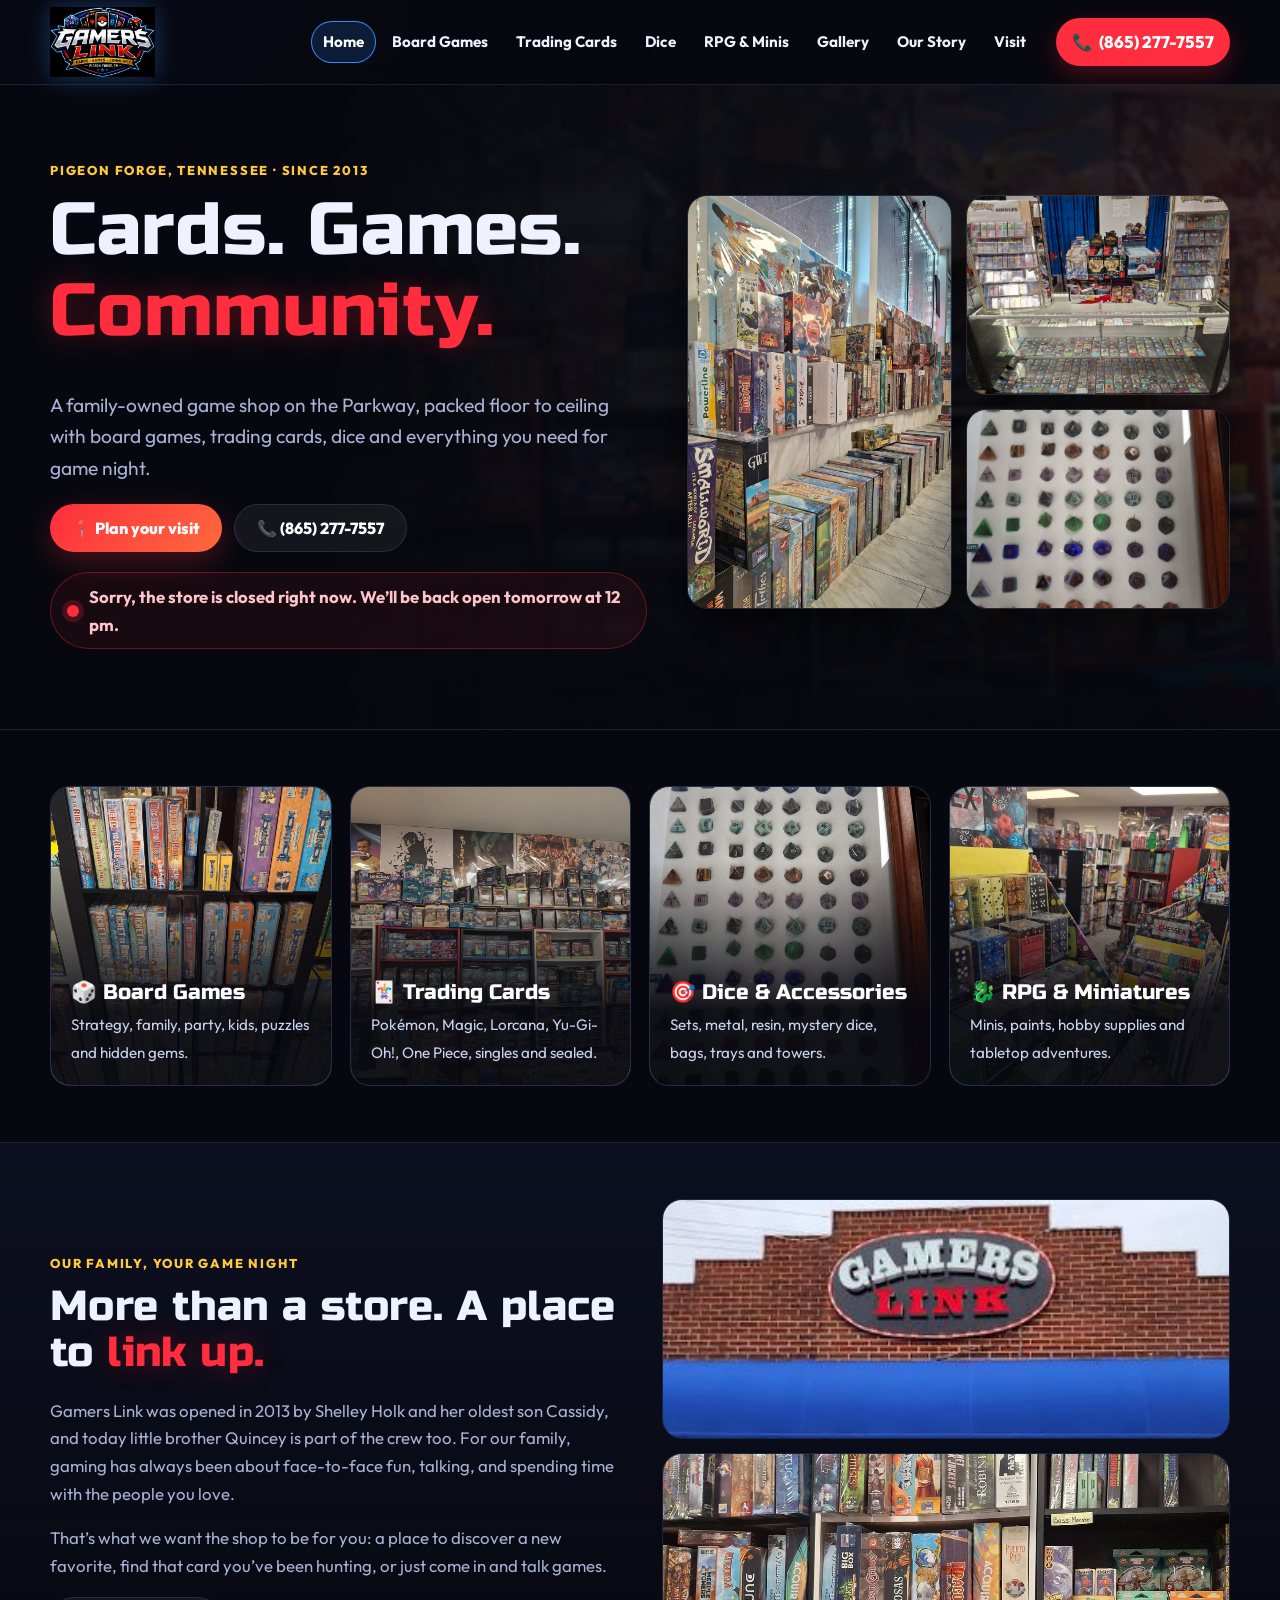
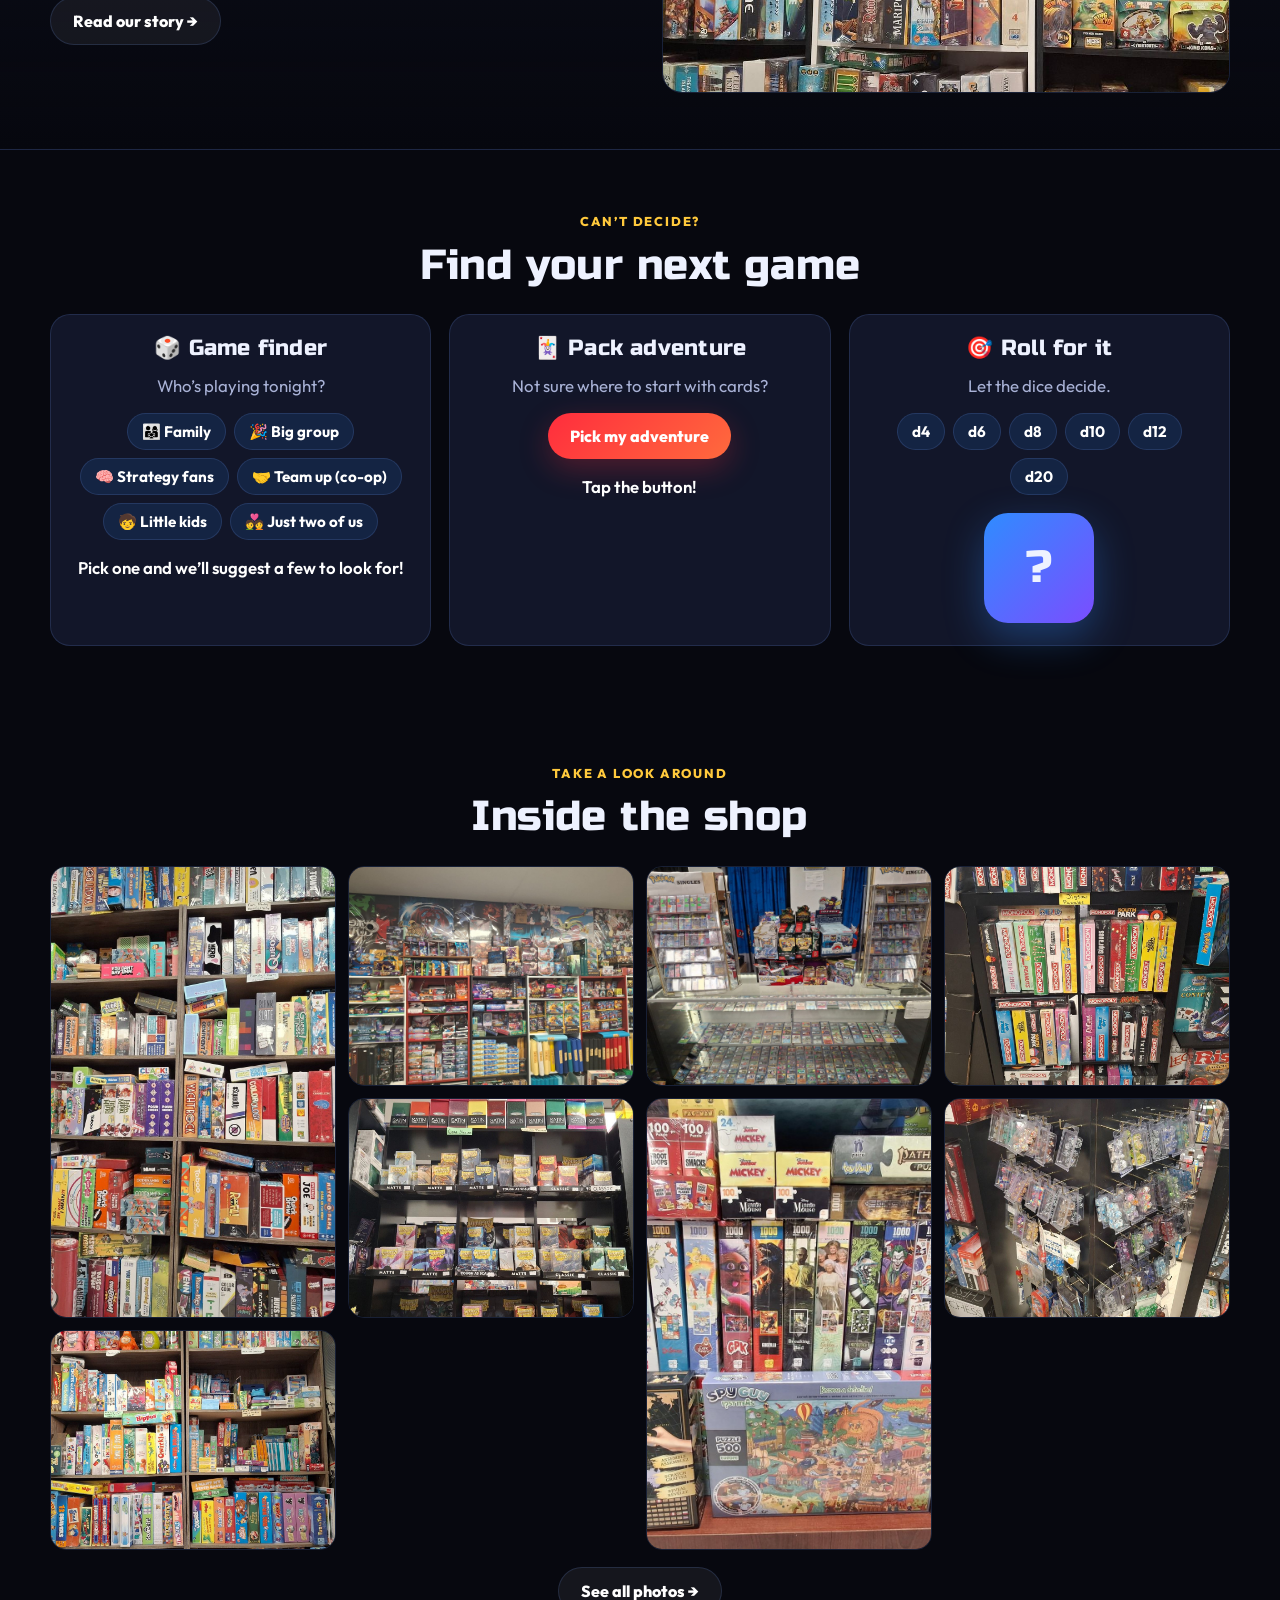
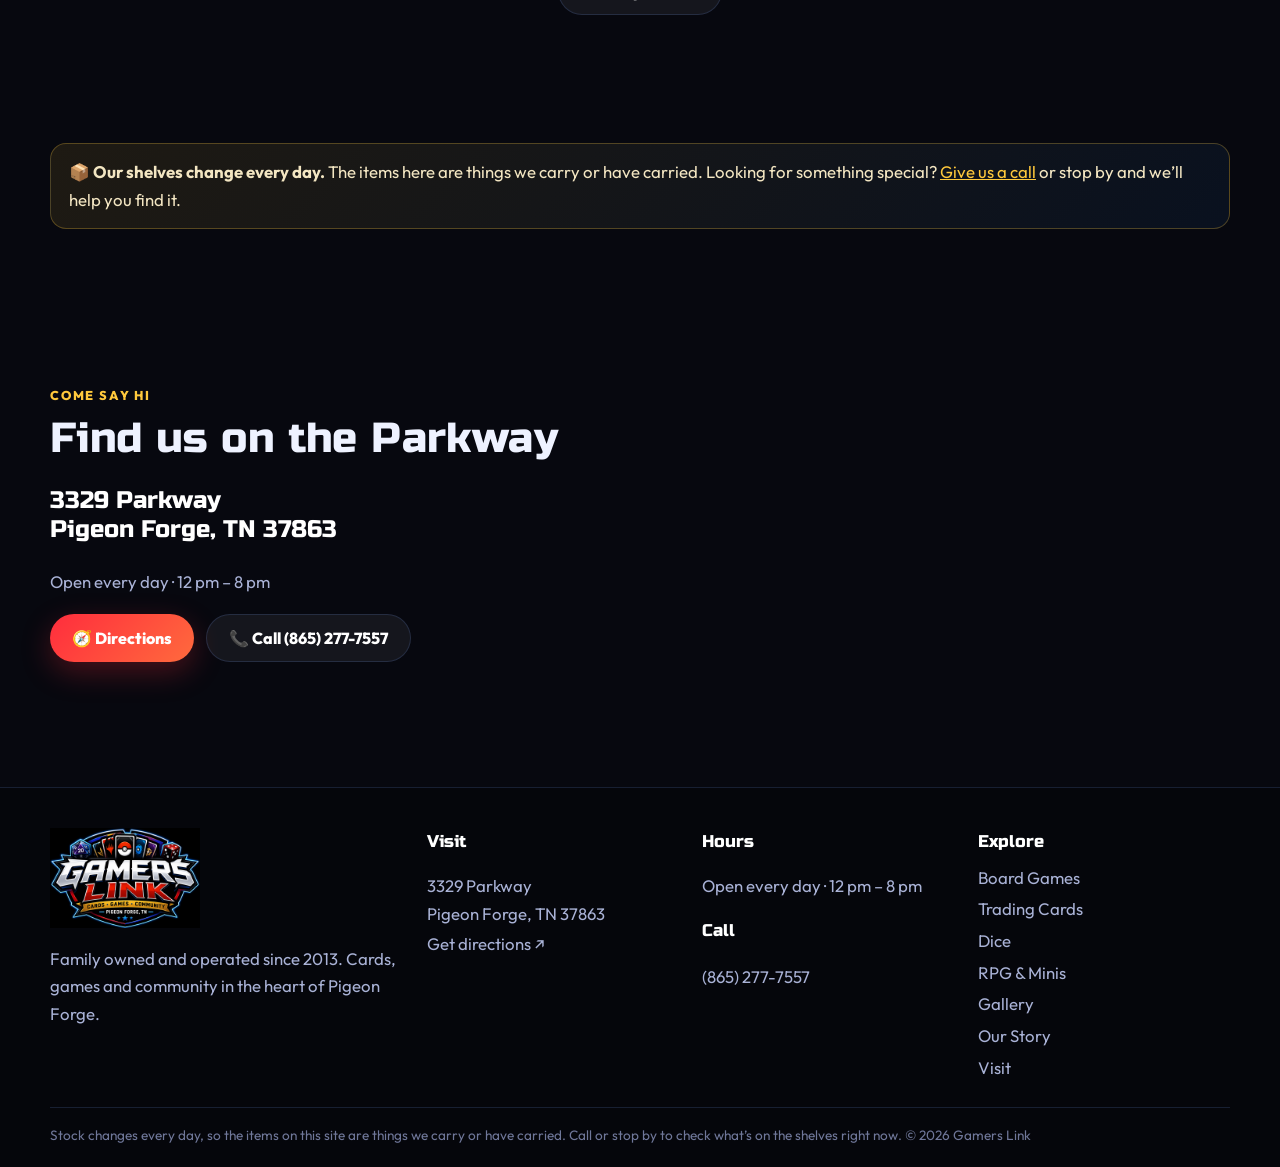
<file: index.html>
<!doctype html>
<html lang="en"><head>
<meta charset="utf-8"><meta name="viewport" content="width=device-width,initial-scale=1">
<title>Gamers Link | Board Games, Trading Cards &amp; Dice in Pigeon Forge, TN</title><meta name="description" content="Gamers Link is a family-owned game shop on the Parkway in Pigeon Forge, TN: board games, Pokémon, Magic: The Gathering, Lorcana, Yu-Gi-Oh!, dice, RPG and more. Open every day 12–8.">
<meta name="robots" content="noindex, nofollow"><!-- preview: remove when Gamers Link approves -->
<meta name="theme-color" content="#07080f"><link rel="icon" href="assets/img/logo.png">
<meta property="og:title" content="Gamers Link | Board Games, Trading Cards &amp; Dice in Pigeon Forge, TN"><meta property="og:description" content="Gamers Link is a family-owned game shop on the Parkway in Pigeon Forge, TN: board games, Pokémon, Magic: The Gathering, Lorcana, Yu-Gi-Oh!, dice, RPG and more. Open every day 12–8."><meta property="og:image" content="assets/img/logo.png">
<link rel="preconnect" href="https://fonts.googleapis.com"><link rel="preconnect" href="https://fonts.gstatic.com" crossorigin>
<link href="https://fonts.googleapis.com/css2?family=Russo+One&family=Outfit:wght@400;500;600;700;800&display=swap" rel="stylesheet">
<link rel="stylesheet" href="assets/site.css?v=8">
</head><body>
<a class="skip" href="#main">Skip to content</a>
<header class="top"><div class="wrap top-in">
 <a class="brand" href="index.html"><img src="assets/img/logo.png" alt="Gamers Link: Cards, Games, Community, Pigeon Forge TN" width="96" height="64"></a>
 <button class="menu" aria-label="Menu" aria-expanded="false">☰</button>
 <nav class="nav"><a href="index.html" aria-current="page">Home</a><a href="board-games.html">Board Games</a><a href="cards.html">Trading Cards</a><a href="dice.html">Dice</a><a href="rpg-miniatures.html">RPG & Minis</a><a href="gallery.html">Gallery</a><a href="about.html">Our Story</a><a href="visit.html">Visit</a></nav>
 <a class="call" href="tel:+18652777557">📞 <span>(865) 277-7557</span></a>
</div></header>
<section class="hero"><div class="hero-bg" style="background-image:url('assets/img/store-13.jpg')"></div><div class="wrap hero-in">
   <div class="hero-txt"><span class="kick">Pigeon Forge, Tennessee · Since 2013</span>
    <h1>Cards. Games.<br><em>Community.</em></h1>
    <p>A family-owned game shop on the Parkway, packed floor to ceiling with board games, trading cards, dice and everything you need for game night.</p>
    <div class="btns"><a class="btn red" href="visit.html">📍 Plan your visit</a><a class="btn ghost" href="tel:+18652777557">📞 (865) 277-7557</a></div>
    <div class="open" data-open><i></i> <span>Open every day · 12 pm – 8 pm</span></div></div>
   <div class="hero-pics"><img src="assets/img/store-06.jpg" alt="Aisle of board games at Gamers Link" class="zoom"><img src="assets/img/store-09.jpg" alt="Pokémon cards in the case" class="zoom"><img src="assets/img/store-16.jpg" alt="Dice wall" class="zoom"></div>
  </div></section>
<main id="main"><section class="sec"><div class="wrap">
   <div class="tiles">
    <a class="tile" href="board-games.html"><img src="assets/img/store-14.jpg" alt="" loading="lazy"><div><b>🎲 Board Games</b><span>Strategy, family, party, kids, puzzles and hidden gems.</span></div></a>
    <a class="tile" href="cards.html"><img src="assets/img/store-20.jpg" alt="" loading="lazy"><div><b>🃏 Trading Cards</b><span>Pokémon, Magic, Lorcana, Yu-Gi-Oh!, One Piece, singles and sealed.</span></div></a>
    <a class="tile" href="dice.html"><img src="assets/img/store-16.jpg" alt="" loading="lazy"><div><b>🎯 Dice & Accessories</b><span>Sets, metal, resin, mystery dice, bags, trays and towers.</span></div></a>
    <a class="tile" href="rpg-miniatures.html"><img src="assets/img/store-08.jpg" alt="" loading="lazy"><div><b>🐉 RPG & Miniatures</b><span>Minis, paints, hobby supplies and tabletop adventures.</span></div></a>
   </div></div></section>
  <section class="sec band"><div class="wrap split">
   <div><span class="kick">Our family, your game night</span><h2>More than a store. A place to <em>link up.</em></h2>
    <p>Gamers Link was opened in 2013 by Shelley Holk and her oldest son Cassidy, and today little brother Quincey is part of the crew too. For our family, gaming has always been about face-to-face fun, talking, and spending time with the people you love.</p>
    <p>That’s what we want the shop to be for you: a place to discover a new favorite, find that card you’ve been hunting, or just come in and talk games.</p>
    <a class="btn ghost" href="about.html">Read our story →</a></div>
   <div class="stack"><img src="assets/about-original/about-3.jpg" alt="The Gamers Link storefront on the Parkway" class="zoom"><img src="assets/img/store-05.jpg" alt="Board game shelves" class="zoom"></div>
  </div></section>
  <section class="sec"><div class="wrap">
   <div class="sec-head"><span class="kick">Can’t decide?</span><h2>Find your next game</h2></div>
   <div class="play">
    <div class="card-ui"><h3>🎲 Game finder</h3><p>Who’s playing tonight?</p>
     <div class="pick" data-finder><button data-v="family">👨‍👩‍👧 Family</button><button data-v="party">🎉 Big group</button><button data-v="strategy">🧠 Strategy fans</button><button data-v="coop">🤝 Team up (co-op)</button><button data-v="kids">🧒 Little kids</button><button data-v="two">💑 Just two of us</button></div>
     <p class="out" data-finder-out>Pick one and we’ll suggest a few to look for!</p></div>
    <div class="card-ui"><h3>🃏 Pack adventure</h3><p>Not sure where to start with cards?</p><button class="btn red" data-pack>Pick my adventure</button><p class="out" data-pack-out>Tap the button!</p></div>
    <div class="card-ui"><h3>🎯 Roll for it</h3><p>Let the dice decide.</p><div class="dice-row"><button data-die="4">d4</button><button data-die="6">d6</button><button data-die="8">d8</button><button data-die="10">d10</button><button data-die="12">d12</button><button data-die="20">d20</button></div><div class="die-face" data-die-out>?</div></div>
   </div></div></section>
  <section class="sec"><div class="wrap"><div class="sec-head"><span class="kick">Take a look around</span><h2>Inside the shop</h2></div><div class="photos mosaic"><img src="assets/img/store-01.jpg" alt="Inside Gamers Link" loading="lazy" class="zoom"><img src="assets/img/store-13.jpg" alt="Inside Gamers Link" loading="lazy" class="zoom"><img src="assets/img/store-09.jpg" alt="Inside Gamers Link" loading="lazy" class="zoom"><img src="assets/img/store-15.jpg" alt="Inside Gamers Link" loading="lazy" class="zoom"><img src="assets/img/store-21.jpg" alt="Inside Gamers Link" loading="lazy" class="zoom"><img src="assets/img/store-02.jpg" alt="Inside Gamers Link" loading="lazy" class="zoom"><img src="assets/img/store-04.jpg" alt="Inside Gamers Link" loading="lazy" class="zoom"><img src="assets/img/store-17.jpg" alt="Inside Gamers Link" loading="lazy" class="zoom"></div><p class="center"><a class="btn ghost" href="gallery.html">See all photos →</a></p></div></section>
  <section class="sec"><div class="wrap"><div class="note">📦 <b>Our shelves change every day.</b> The items here are things we carry or have carried. Looking for something special? <a href="tel:+18652777557">Give us a call</a> or stop by and we’ll help you find it.</div></div></section>
  <section class="sec visit-band"><div class="wrap split">
   <div><span class="kick">Come say hi</span><h2>Find us on the Parkway</h2><p class="big">3329 Parkway<br>Pigeon Forge, TN 37863</p><p>Open every day · 12 pm – 8 pm</p><div class="btns"><a class="btn red" href="https://www.google.com/maps/search/?api=1&query=Gamers+Link+3329+Parkway+Pigeon+Forge+TN+37863" target="_blank" rel="noopener">🧭 Directions</a><a class="btn ghost" href="tel:+18652777557">📞 Call (865) 277-7557</a></div></div>
   <iframe title="Map to Gamers Link" loading="lazy" src="https://maps.google.com/maps?q=3329%20Parkway%2C%20Pigeon%20Forge%2C%20TN%2037863&z=15&output=embed"></iframe>
  </div></section></main>
<footer class="foot"><div class="wrap foot-in">
 <div><img src="assets/img/logo.png" alt="Gamers Link" width="150" height="100"><p>Family owned and operated since 2013. Cards, games and community in the heart of Pigeon Forge.</p></div>
 <div><h4>Visit</h4><p>3329 Parkway<br>Pigeon Forge, TN 37863<br><a href="https://www.google.com/maps/search/?api=1&query=Gamers+Link+3329+Parkway+Pigeon+Forge+TN+37863" target="_blank" rel="noopener">Get directions ↗</a></p></div>
 <div><h4>Hours</h4><p>Open every day · 12 pm – 8 pm</p><h4>Call</h4><p><a href="tel:+18652777557">(865) 277-7557</a></p></div>
 <div><h4>Explore</h4><a href="board-games.html">Board Games</a><a href="cards.html">Trading Cards</a><a href="dice.html">Dice</a><a href="rpg-miniatures.html">RPG & Minis</a><a href="gallery.html">Gallery</a><a href="about.html">Our Story</a><a href="visit.html">Visit</a></div>
</div><div class="wrap fine">Stock changes every day, so the items on this site are things we carry or have carried. Call or stop by to check what’s on the shelves right now. © 2026 Gamers Link</div></footer>
<div class="lightbox" hidden><button aria-label="Close">✕</button><img alt=""></div>
<script src="assets/site.js?v=8" defer></script>
</body></html>
</file>
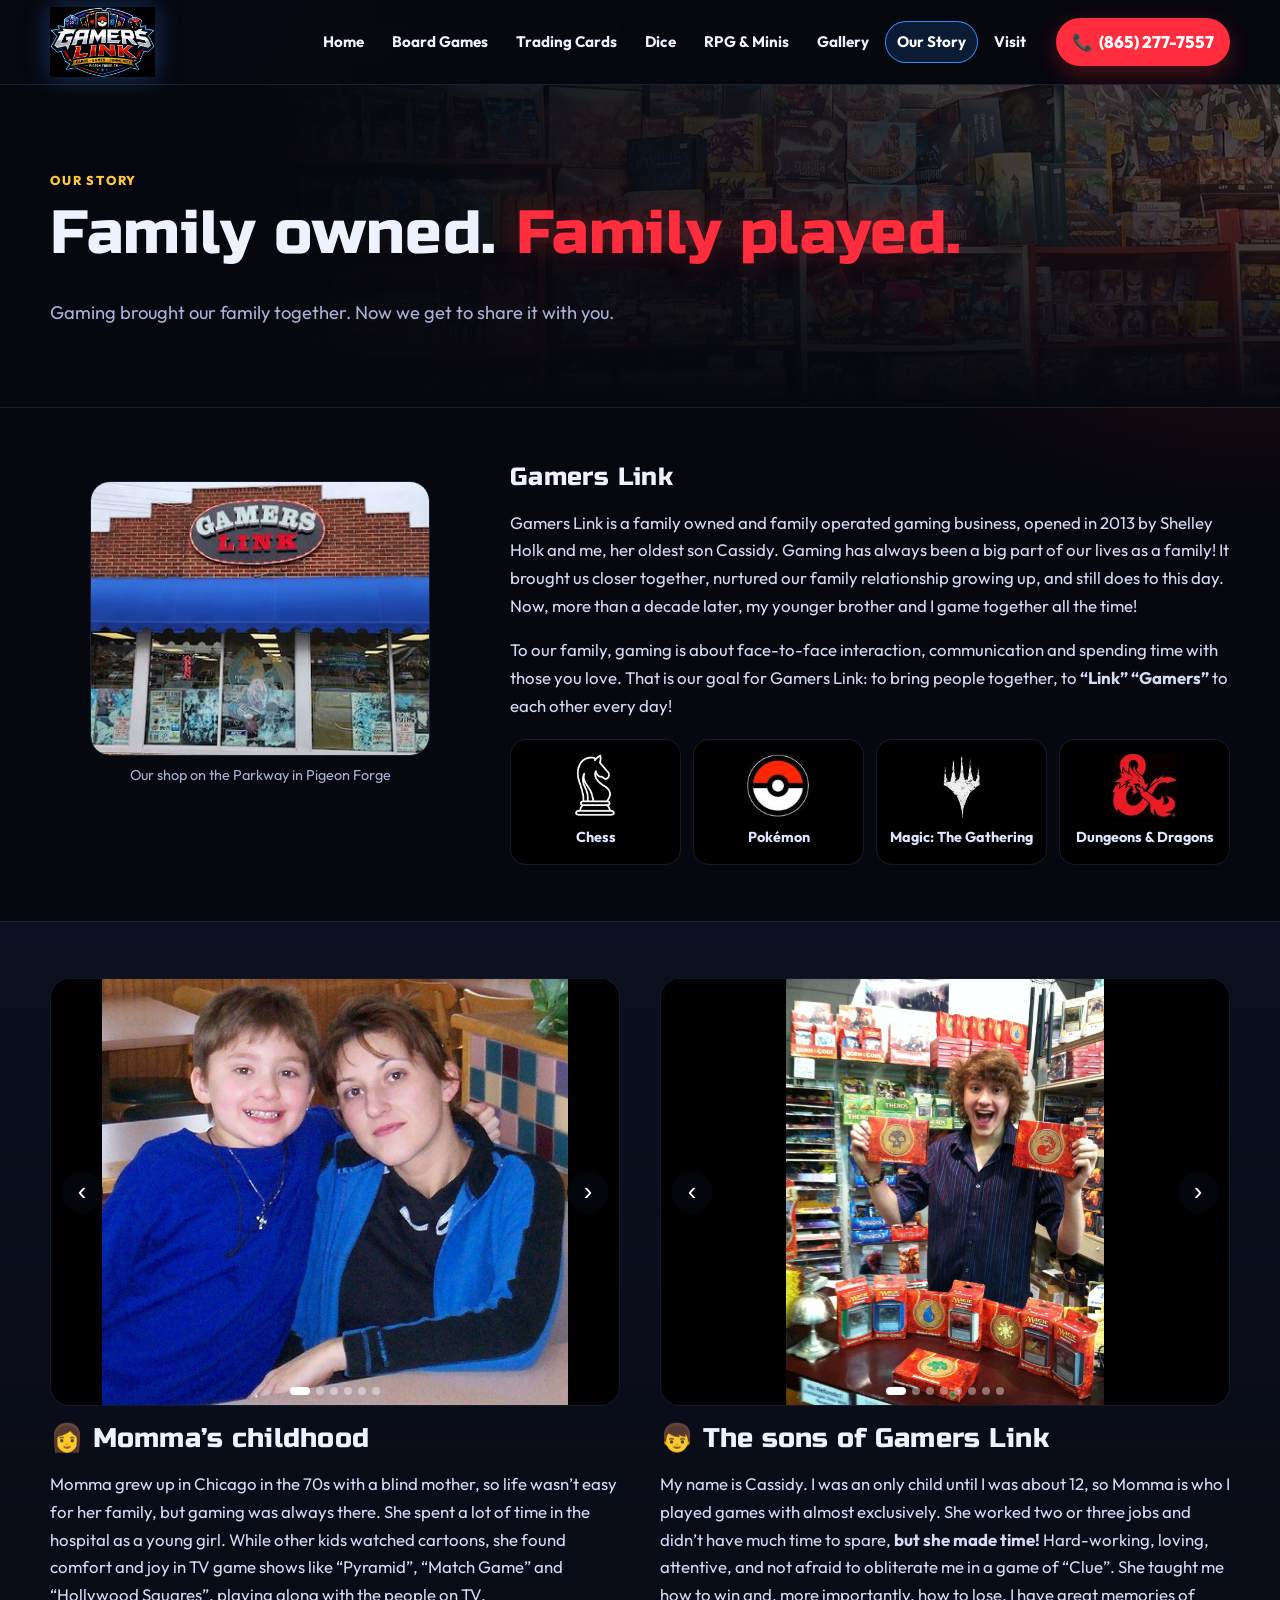
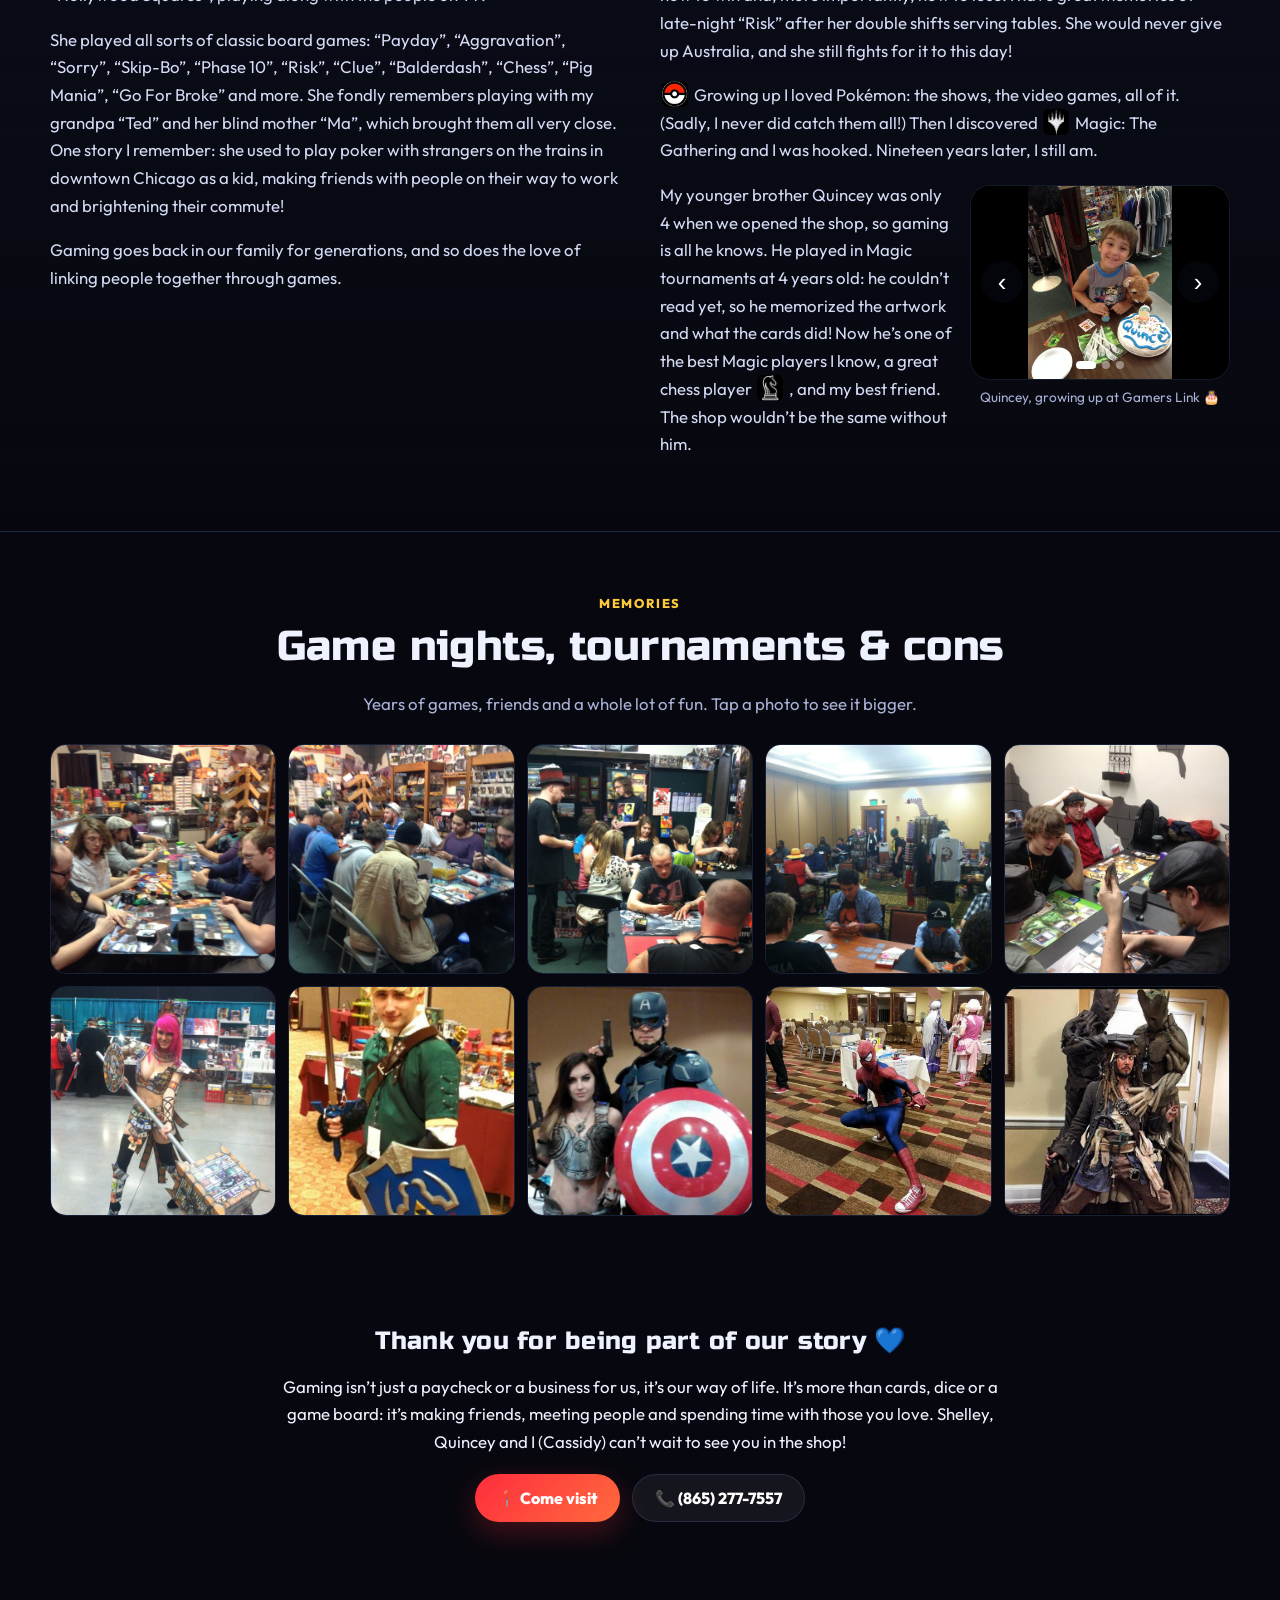
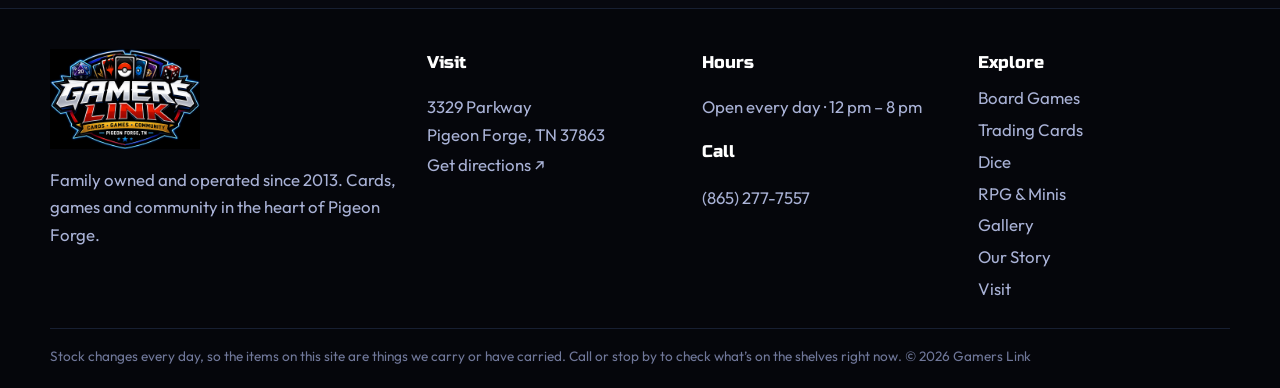
<file: about.html>
<!doctype html>
<html lang="en"><head>
<meta charset="utf-8"><meta name="viewport" content="width=device-width,initial-scale=1">
<title>Our Story | Gamers Link, Pigeon Forge TN</title><meta name="description" content="Gamers Link is family owned and operated, opened in 2013 by Shelley Holk and her son Cassidy. Our story, from Chicago game nights to the Parkway in Pigeon Forge.">
<meta name="robots" content="noindex, nofollow"><!-- preview: remove when Gamers Link approves -->
<meta name="theme-color" content="#07080f"><link rel="icon" href="assets/img/logo.png">
<meta property="og:title" content="Our Story | Gamers Link, Pigeon Forge TN"><meta property="og:description" content="Gamers Link is family owned and operated, opened in 2013 by Shelley Holk and her son Cassidy. Our story, from Chicago game nights to the Parkway in Pigeon Forge."><meta property="og:image" content="assets/img/logo.png">
<link rel="preconnect" href="https://fonts.googleapis.com"><link rel="preconnect" href="https://fonts.gstatic.com" crossorigin>
<link href="https://fonts.googleapis.com/css2?family=Russo+One&family=Outfit:wght@400;500;600;700;800&display=swap" rel="stylesheet">
<link rel="stylesheet" href="assets/site.css?v=8">
</head><body>
<a class="skip" href="#main">Skip to content</a>
<header class="top"><div class="wrap top-in">
 <a class="brand" href="index.html"><img src="assets/img/logo.png" alt="Gamers Link: Cards, Games, Community, Pigeon Forge TN" width="96" height="64"></a>
 <button class="menu" aria-label="Menu" aria-expanded="false">☰</button>
 <nav class="nav"><a href="index.html">Home</a><a href="board-games.html">Board Games</a><a href="cards.html">Trading Cards</a><a href="dice.html">Dice</a><a href="rpg-miniatures.html">RPG & Minis</a><a href="gallery.html">Gallery</a><a href="about.html" aria-current="page">Our Story</a><a href="visit.html">Visit</a></nav>
 <a class="call" href="tel:+18652777557">📞 <span>(865) 277-7557</span></a>
</div></header>
<section class="phero"><div class="phero-bg" style="background-image:url('assets/img/store-13.jpg')"></div><div class="wrap"><span class="kick">Our Story</span><h1>Family owned. <em>Family played.</em></h1><p>Gaming brought our family together. Now we get to share it with you.</p></div></section>
<main id="main"><section class="sec"><div class="wrap story">
   <figure class="story-pic"><img src="assets/about-original/about-3.jpg" alt="The Gamers Link storefront with its blue awning" class="zoom"><figcaption>Our shop on the Parkway in Pigeon Forge</figcaption></figure>
   <div class="story-txt">
    <h2>Gamers Link</h2>
    <p>Gamers Link is a family owned and family operated gaming business, opened in 2013 by Shelley Holk and me, her oldest son Cassidy. Gaming has always been a big part of our lives as a family! It brought us closer together, nurtured our family relationship growing up, and still does to this day. Now, more than a decade later, my younger brother and I game together all the time!</p>
    <p>To our family, gaming is about face-to-face interaction, communication and spending time with those you love. That is our goal for Gamers Link: to bring people together, to <b>“Link” “Gamers”</b> to each other every day!</p>
    <div class="plays"><div><img src="assets/about-original/about-1.jpg" alt=""><span>Chess</span></div><div><img src="assets/about-original/about-2.jpg" alt=""><span>Pokémon</span></div><div><img src="assets/about-original/about-4.jpg" alt=""><span>Magic: The Gathering</span></div><div><img src="assets/about-original/about-5.jpg" alt=""><span>Dungeons &amp; Dragons</span></div></div>
   </div></div></section>
  <section class="sec band"><div class="wrap story-cols">
   <div><div class="slides" aria-roledescription="slideshow" aria-label="Momma and family"><div class="slides-track"><img src="assets/img/family/f31.jpg" alt="Momma and family, photo 1" loading="lazy" class="zoom on"><img src="assets/img/family/f06.jpg" alt="Momma and family, photo 2" loading="lazy" class="zoom"><img src="assets/img/family/f17.jpg" alt="Momma and family, photo 3" loading="lazy" class="zoom"><img src="assets/img/family/f32.jpg" alt="Momma and family, photo 4" loading="lazy" class="zoom"><img src="assets/img/family/f34.jpg" alt="Momma and family, photo 5" loading="lazy" class="zoom"><img src="assets/img/family/f33.jpg" alt="Momma and family, photo 6" loading="lazy" class="zoom"></div><button class="sl-prev" aria-label="Previous photo">‹</button><button class="sl-next" aria-label="Next photo">›</button><div class="sl-dots"><i class="on"></i><i></i><i></i><i></i><i></i><i></i></div></div><h2>👩 Momma’s childhood</h2>
    <p>Momma grew up in Chicago in the 70s with a blind mother, so life wasn’t easy for her family, but gaming was always there. She spent a lot of time in the hospital as a young girl. While other kids watched cartoons, she found comfort and joy in TV game shows like “Pyramid”, “Match Game” and “Hollywood Squares”, playing along with the people on TV.</p>
    <p>She played all sorts of classic board games: “Payday”, “Aggravation”, “Sorry”, “Skip-Bo”, “Phase 10”, “Risk”, “Clue”, “Balderdash”, “Chess”, “Pig Mania”, “Go For Broke” and more. She fondly remembers playing with my grandpa “Ted” and her blind mother “Ma”, which brought them all very close. One story I remember: she used to play poker with strangers on the trains in downtown Chicago as a kid, making friends with people on their way to work and brightening their commute!</p>
    <p>Gaming goes back in our family for generations, and so does the love of linking people together through games.</p></div>
   <div><div class="slides" aria-roledescription="slideshow" aria-label="Cassidy and friends at Gamers Link"><div class="slides-track"><img src="assets/img/family/f13.jpg" alt="Cassidy and friends at Gamers Link, photo 1" loading="lazy" class="zoom on"><img src="assets/img/family/f11.jpg" alt="Cassidy and friends at Gamers Link, photo 2" loading="lazy" class="zoom"><img src="assets/img/family/f12.jpg" alt="Cassidy and friends at Gamers Link, photo 3" loading="lazy" class="zoom"><img src="assets/img/family/f18.jpg" alt="Cassidy and friends at Gamers Link, photo 4" loading="lazy" class="zoom"><img src="assets/img/family/f22.jpg" alt="Cassidy and friends at Gamers Link, photo 5" loading="lazy" class="zoom"><img src="assets/img/family/f23.jpg" alt="Cassidy and friends at Gamers Link, photo 6" loading="lazy" class="zoom"><img src="assets/img/family/f14.jpg" alt="Cassidy and friends at Gamers Link, photo 7" loading="lazy" class="zoom"><img src="assets/img/family/f16.jpg" alt="Cassidy and friends at Gamers Link, photo 8" loading="lazy" class="zoom"></div><button class="sl-prev" aria-label="Previous photo">‹</button><button class="sl-next" aria-label="Next photo">›</button><div class="sl-dots"><i class="on"></i><i></i><i></i><i></i><i></i><i></i><i></i><i></i></div></div><h2>👦 The sons of Gamers Link</h2>
    <p>My name is Cassidy. I was an only child until I was about 12, so Momma is who I played games with almost exclusively. She worked two or three jobs and didn’t have much time to spare, <b>but she made time!</b> Hard-working, loving, attentive, and not afraid to obliterate me in a game of “Clue”. She taught me how to win and, more importantly, how to lose. I have great memories of late-night “Risk” after her double shifts serving tables. She would never give up Australia, and she still fights for it to this day!</p>
    <p><img class="ic" src="assets/about-original/about-2.jpg" alt="">Growing up I loved Pokémon: the shows, the video games, all of it. (Sadly, I never did catch them all!) Then I discovered <img class="ic" src="assets/about-original/about-4.jpg" alt="">Magic: The Gathering and I was hooked. Nineteen years later, I still am.</p>
    <div class="q-row"><div class="slides" aria-roledescription="slideshow" aria-label="Quincey"><div class="slides-track"><img src="assets/img/family/f10.jpg" alt="Quincey, photo 1" loading="lazy" class="zoom on"><img src="assets/img/family/f08.jpg" alt="Quincey, photo 2" loading="lazy" class="zoom"><img src="assets/img/family/f09.jpg" alt="Quincey, photo 3" loading="lazy" class="zoom"></div><button class="sl-prev" aria-label="Previous photo">‹</button><button class="sl-next" aria-label="Next photo">›</button><div class="sl-dots"><i class="on"></i><i></i><i></i></div></div><p class="q-cap">Quincey, growing up at Gamers Link 🎂</p></div>
    <p>My younger brother Quincey was only 4 when we opened the shop, so gaming is all he knows. He played in Magic tournaments at 4 years old: he couldn’t read yet, so he memorized the artwork and what the cards did! Now he’s one of the best Magic players I know, a great chess player <img class="ic" src="assets/about-original/about-1.jpg" alt="">, and my best friend. The shop wouldn’t be the same without him.</p></div>
  </div></section>
  <section class="sec"><div class="wrap"><div class="sec-head"><span class="kick">Memories</span><h2>Game nights, tournaments &amp; cons</h2><p class="muted-c">Years of games, friends and a whole lot of fun. Tap a photo to see it bigger.</p></div>
   <div class="photos fam-grid"><img src="assets/img/family/f24.jpg" alt="Gamers Link game night and event memories" loading="lazy" class="zoom"><img src="assets/img/family/f25.jpg" alt="Gamers Link game night and event memories" loading="lazy" class="zoom"><img src="assets/img/family/f26.jpg" alt="Gamers Link game night and event memories" loading="lazy" class="zoom"><img src="assets/img/family/f27.jpg" alt="Gamers Link game night and event memories" loading="lazy" class="zoom"><img src="assets/img/family/f15.jpg" alt="Gamers Link game night and event memories" loading="lazy" class="zoom"><img src="assets/img/family/f21.jpg" alt="Gamers Link game night and event memories" loading="lazy" class="zoom"><img src="assets/img/family/f20.jpg" alt="Gamers Link game night and event memories" loading="lazy" class="zoom"><img src="assets/img/family/f30.jpg" alt="Gamers Link game night and event memories" loading="lazy" class="zoom"><img src="assets/img/family/f29.jpg" alt="Gamers Link game night and event memories" loading="lazy" class="zoom"><img src="assets/img/family/f19.jpg" alt="Gamers Link game night and event memories" loading="lazy" class="zoom"></div></div></section>
  <section class="sec"><div class="wrap center narrow">
   <h2>Thank you for being part of our story 💙</h2>
   <p>Gaming isn’t just a paycheck or a business for us, it’s our way of life. It’s more than cards, dice or a game board: it’s making friends, meeting people and spending time with those you love. Shelley, Quincey and I (Cassidy) can’t wait to see you in the shop!</p>
   <div class="btns center"><a class="btn red" href="visit.html">📍 Come visit</a><a class="btn ghost" href="tel:+18652777557">📞 (865) 277-7557</a></div>
  </div></section></main>
<footer class="foot"><div class="wrap foot-in">
 <div><img src="assets/img/logo.png" alt="Gamers Link" width="150" height="100"><p>Family owned and operated since 2013. Cards, games and community in the heart of Pigeon Forge.</p></div>
 <div><h4>Visit</h4><p>3329 Parkway<br>Pigeon Forge, TN 37863<br><a href="https://www.google.com/maps/search/?api=1&query=Gamers+Link+3329+Parkway+Pigeon+Forge+TN+37863" target="_blank" rel="noopener">Get directions ↗</a></p></div>
 <div><h4>Hours</h4><p>Open every day · 12 pm – 8 pm</p><h4>Call</h4><p><a href="tel:+18652777557">(865) 277-7557</a></p></div>
 <div><h4>Explore</h4><a href="board-games.html">Board Games</a><a href="cards.html">Trading Cards</a><a href="dice.html">Dice</a><a href="rpg-miniatures.html">RPG & Minis</a><a href="gallery.html">Gallery</a><a href="about.html">Our Story</a><a href="visit.html">Visit</a></div>
</div><div class="wrap fine">Stock changes every day, so the items on this site are things we carry or have carried. Call or stop by to check what’s on the shelves right now. © 2026 Gamers Link</div></footer>
<div class="lightbox" hidden><button aria-label="Close">✕</button><img alt=""></div>
<script src="assets/site.js?v=8" defer></script>
</body></html>
</file>
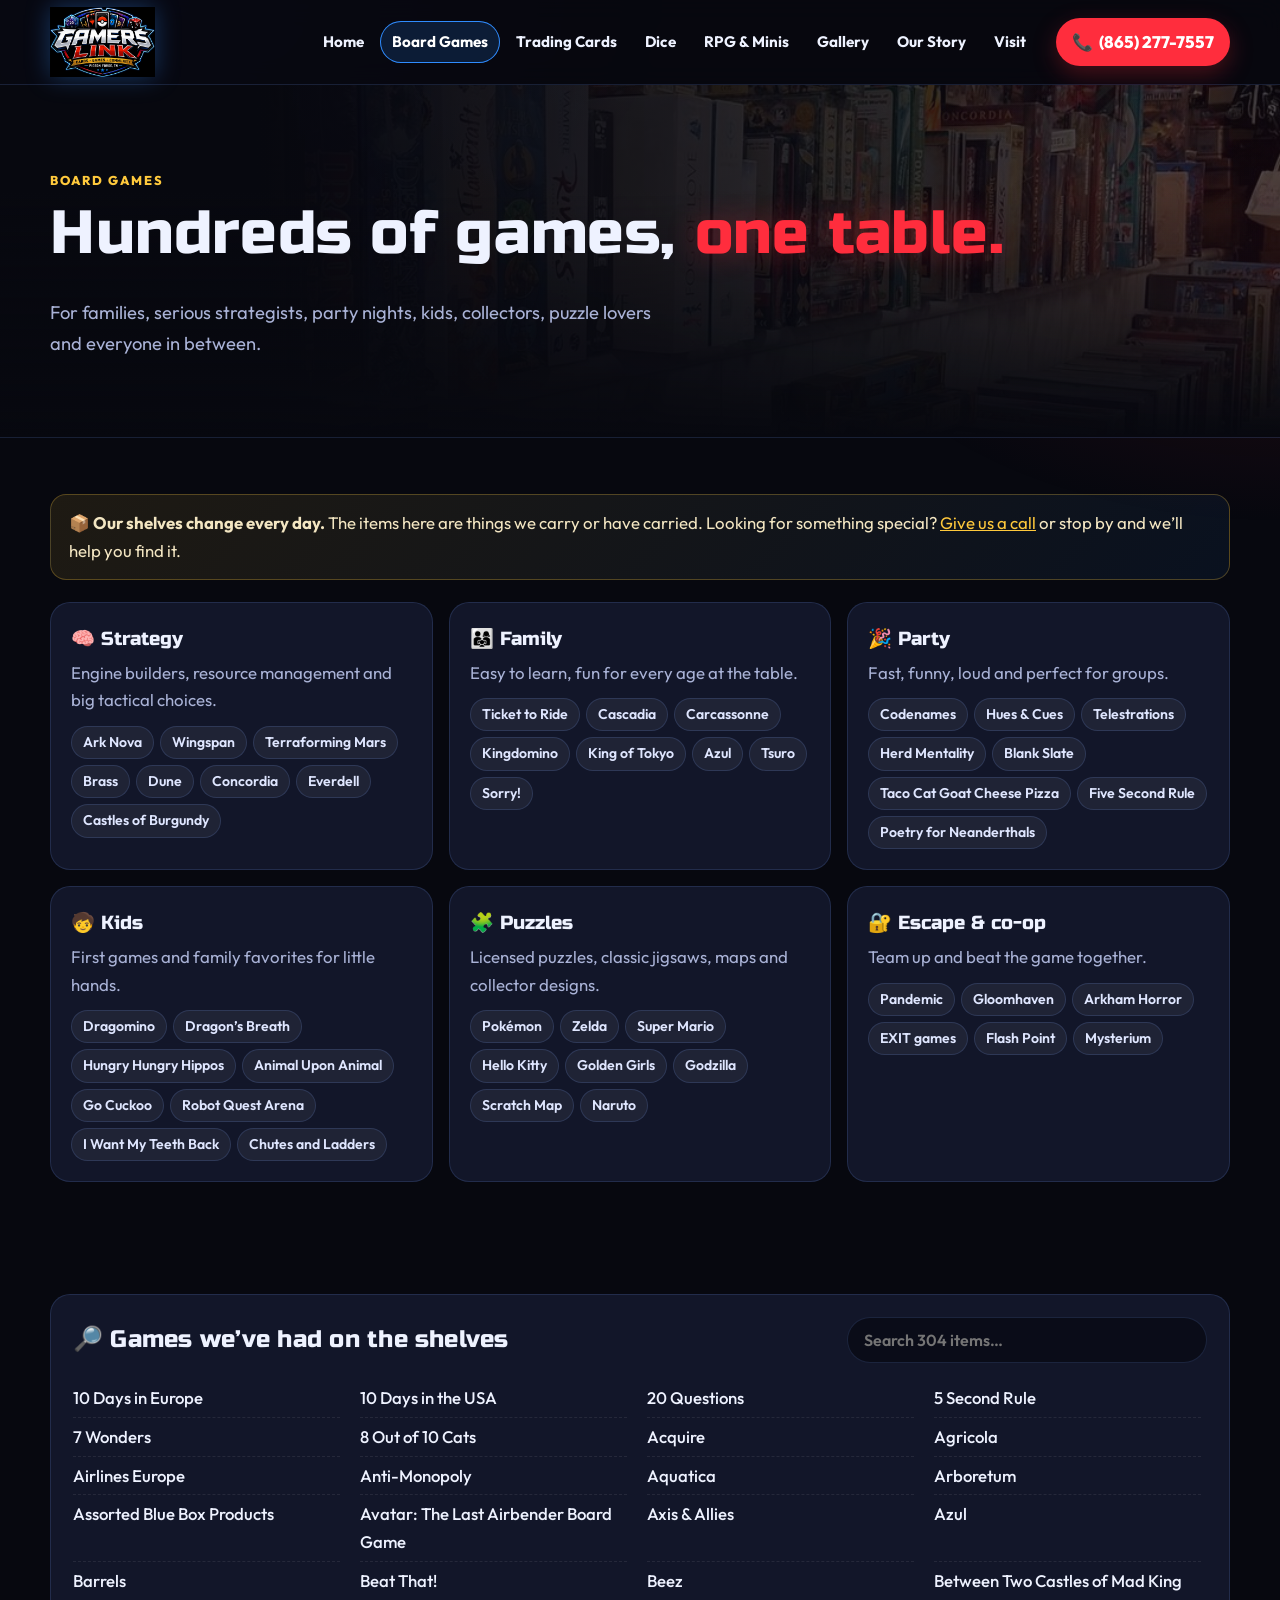
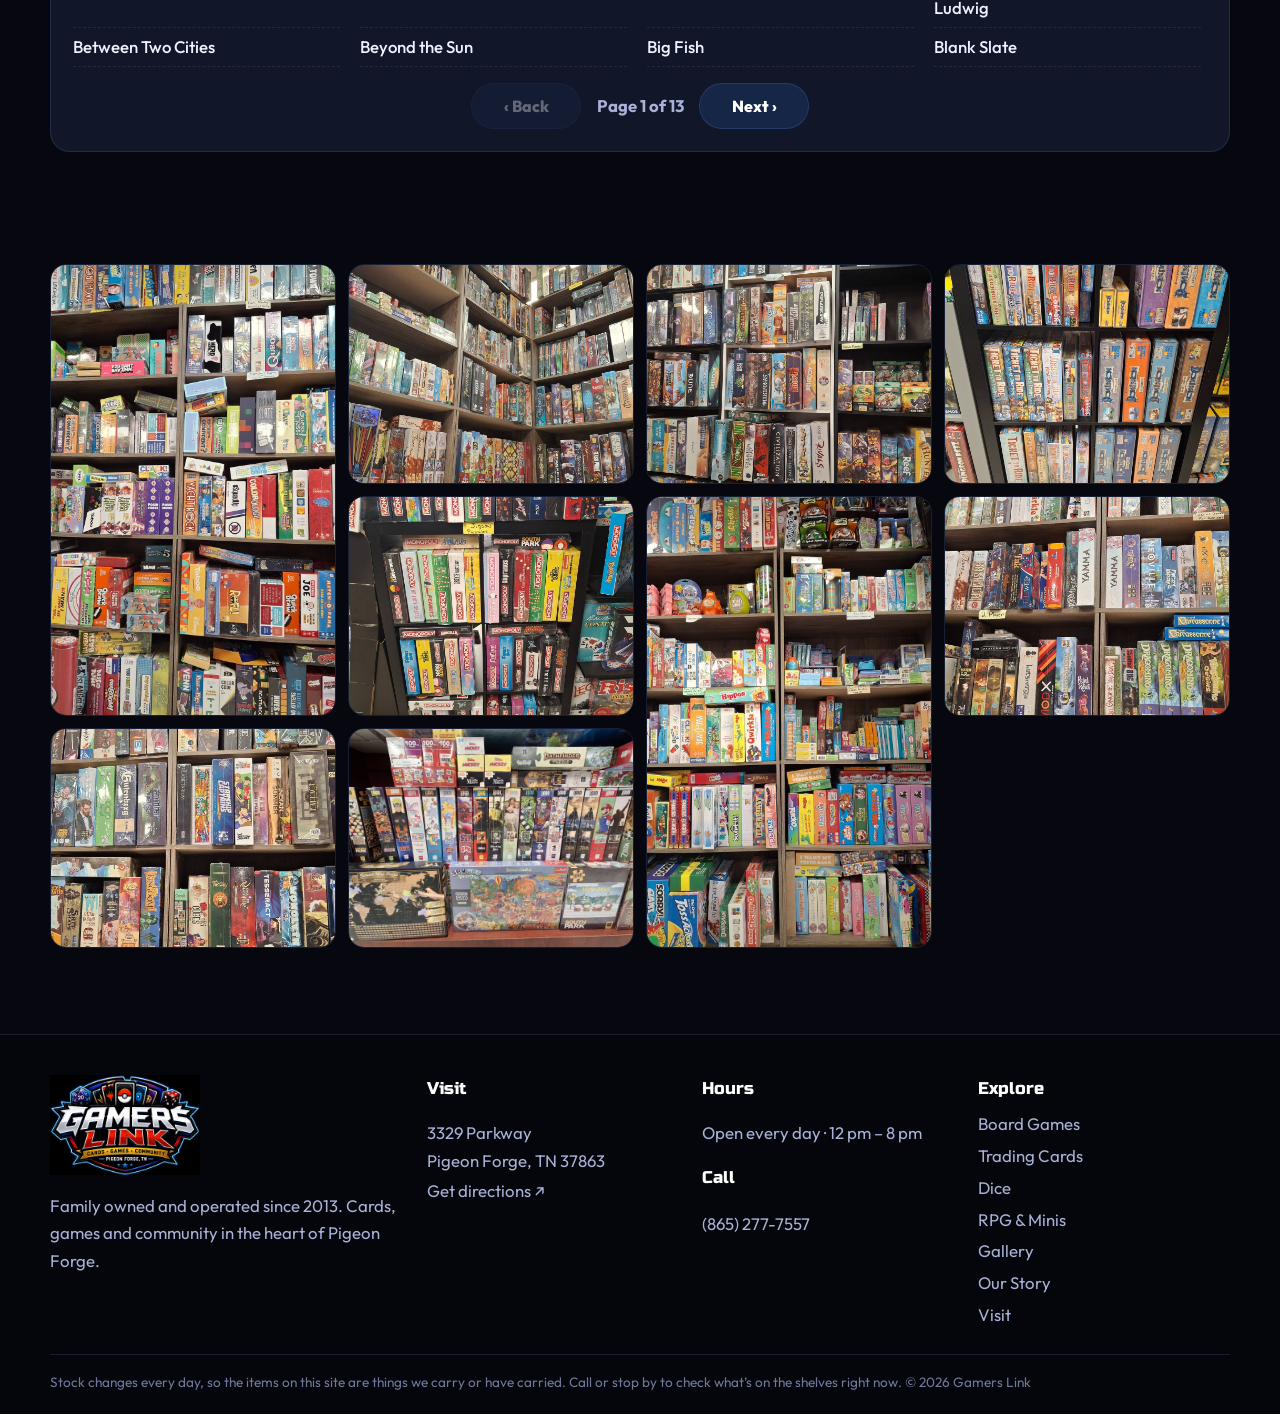
<file: board-games.html>
<!doctype html>
<html lang="en"><head>
<meta charset="utf-8"><meta name="viewport" content="width=device-width,initial-scale=1">
<title>Board Games | Gamers Link, Pigeon Forge TN</title><meta name="description" content="Strategy, family, party and kids board games plus puzzles at Gamers Link in Pigeon Forge, TN. Search hundreds of games we carry.">
<meta name="robots" content="noindex, nofollow"><!-- preview: remove when Gamers Link approves -->
<meta name="theme-color" content="#07080f"><link rel="icon" href="assets/img/logo.png">
<meta property="og:title" content="Board Games | Gamers Link, Pigeon Forge TN"><meta property="og:description" content="Strategy, family, party and kids board games plus puzzles at Gamers Link in Pigeon Forge, TN. Search hundreds of games we carry."><meta property="og:image" content="assets/img/logo.png">
<link rel="preconnect" href="https://fonts.googleapis.com"><link rel="preconnect" href="https://fonts.gstatic.com" crossorigin>
<link href="https://fonts.googleapis.com/css2?family=Russo+One&family=Outfit:wght@400;500;600;700;800&display=swap" rel="stylesheet">
<link rel="stylesheet" href="assets/site.css?v=8">
</head><body>
<a class="skip" href="#main">Skip to content</a>
<header class="top"><div class="wrap top-in">
 <a class="brand" href="index.html"><img src="assets/img/logo.png" alt="Gamers Link: Cards, Games, Community, Pigeon Forge TN" width="96" height="64"></a>
 <button class="menu" aria-label="Menu" aria-expanded="false">☰</button>
 <nav class="nav"><a href="index.html">Home</a><a href="board-games.html" aria-current="page">Board Games</a><a href="cards.html">Trading Cards</a><a href="dice.html">Dice</a><a href="rpg-miniatures.html">RPG & Minis</a><a href="gallery.html">Gallery</a><a href="about.html">Our Story</a><a href="visit.html">Visit</a></nav>
 <a class="call" href="tel:+18652777557">📞 <span>(865) 277-7557</span></a>
</div></header>
<section class="phero"><div class="phero-bg" style="background-image:url('assets/img/store-06.jpg')"></div><div class="wrap"><span class="kick">Board Games</span><h1>Hundreds of games, <em>one table.</em></h1><p>For families, serious strategists, party nights, kids, collectors, puzzle lovers and everyone in between.</p></div></section>
<main id="main"><section class="sec"><div class="wrap"><div class="note">📦 <b>Our shelves change every day.</b> The items here are things we carry or have carried. Looking for something special? <a href="tel:+18652777557">Give us a call</a> or stop by and we’ll help you find it.</div>
   <div class="types">
    <div><b>🧠 Strategy</b><span>Engine builders, resource management and big tactical choices.</span><div class="chips"><span>Ark Nova</span><span>Wingspan</span><span>Terraforming Mars</span><span>Brass</span><span>Dune</span><span>Concordia</span><span>Everdell</span><span>Castles of Burgundy</span></div></div>
    <div><b>👨‍👩‍👧 Family</b><span>Easy to learn, fun for every age at the table.</span><div class="chips"><span>Ticket to Ride</span><span>Cascadia</span><span>Carcassonne</span><span>Kingdomino</span><span>King of Tokyo</span><span>Azul</span><span>Tsuro</span><span>Sorry!</span></div></div>
    <div><b>🎉 Party</b><span>Fast, funny, loud and perfect for groups.</span><div class="chips"><span>Codenames</span><span>Hues &amp; Cues</span><span>Telestrations</span><span>Herd Mentality</span><span>Blank Slate</span><span>Taco Cat Goat Cheese Pizza</span><span>Five Second Rule</span><span>Poetry for Neanderthals</span></div></div>
    <div><b>🧒 Kids</b><span>First games and family favorites for little hands.</span><div class="chips"><span>Dragomino</span><span>Dragon’s Breath</span><span>Hungry Hungry Hippos</span><span>Animal Upon Animal</span><span>Go Cuckoo</span><span>Robot Quest Arena</span><span>I Want My Teeth Back</span><span>Chutes and Ladders</span></div></div>
    <div><b>🧩 Puzzles</b><span>Licensed puzzles, classic jigsaws, maps and collector designs.</span><div class="chips"><span>Pokémon</span><span>Zelda</span><span>Super Mario</span><span>Hello Kitty</span><span>Golden Girls</span><span>Godzilla</span><span>Scratch Map</span><span>Naruto</span></div></div>
    <div><b>🔐 Escape & co-op</b><span>Team up and beat the game together.</span><div class="chips"><span>Pandemic</span><span>Gloomhaven</span><span>Arkham Horror</span><span>EXIT games</span><span>Flash Point</span><span>Mysterium</span></div></div>
   </div></div></section>
  <section class="sec"><div class="wrap"><div class="shelf" data-shelf="board"><div class="shelf-head"><h2>🔎 Games we’ve had on the shelves</h2><input type="search" placeholder="Search 304 items…" aria-label="Search the shelf list"></div><ul class="shelf-list"></ul><div class="pager" hidden><button class="pg-prev" aria-label="Previous page">‹ Back</button><span class="pg-info"></span><button class="pg-next" aria-label="Next page">Next ›</button></div><p class="shelf-empty" hidden>Not on our list, but call us: we might have it!</p></div></div></section>
  <section class="sec"><div class="wrap"><div class="photos mosaic"><img src="assets/img/store-01.jpg" alt="Inside Gamers Link" loading="lazy" class="zoom"><img src="assets/img/store-03.jpg" alt="Inside Gamers Link" loading="lazy" class="zoom"><img src="assets/img/store-05.jpg" alt="Inside Gamers Link" loading="lazy" class="zoom"><img src="assets/img/store-14.jpg" alt="Inside Gamers Link" loading="lazy" class="zoom"><img src="assets/img/store-15.jpg" alt="Inside Gamers Link" loading="lazy" class="zoom"><img src="assets/img/store-17.jpg" alt="Inside Gamers Link" loading="lazy" class="zoom"><img src="assets/img/store-18.jpg" alt="Inside Gamers Link" loading="lazy" class="zoom"><img src="assets/img/store-23.jpg" alt="Inside Gamers Link" loading="lazy" class="zoom"><img src="assets/img/store-02.jpg" alt="Inside Gamers Link" loading="lazy" class="zoom"></div></div></section></main>
<footer class="foot"><div class="wrap foot-in">
 <div><img src="assets/img/logo.png" alt="Gamers Link" width="150" height="100"><p>Family owned and operated since 2013. Cards, games and community in the heart of Pigeon Forge.</p></div>
 <div><h4>Visit</h4><p>3329 Parkway<br>Pigeon Forge, TN 37863<br><a href="https://www.google.com/maps/search/?api=1&query=Gamers+Link+3329+Parkway+Pigeon+Forge+TN+37863" target="_blank" rel="noopener">Get directions ↗</a></p></div>
 <div><h4>Hours</h4><p>Open every day · 12 pm – 8 pm</p><h4>Call</h4><p><a href="tel:+18652777557">(865) 277-7557</a></p></div>
 <div><h4>Explore</h4><a href="board-games.html">Board Games</a><a href="cards.html">Trading Cards</a><a href="dice.html">Dice</a><a href="rpg-miniatures.html">RPG & Minis</a><a href="gallery.html">Gallery</a><a href="about.html">Our Story</a><a href="visit.html">Visit</a></div>
</div><div class="wrap fine">Stock changes every day, so the items on this site are things we carry or have carried. Call or stop by to check what’s on the shelves right now. © 2026 Gamers Link</div></footer>
<div class="lightbox" hidden><button aria-label="Close">✕</button><img alt=""></div>
<script src="assets/site.js?v=8" defer></script>
</body></html>
</file>
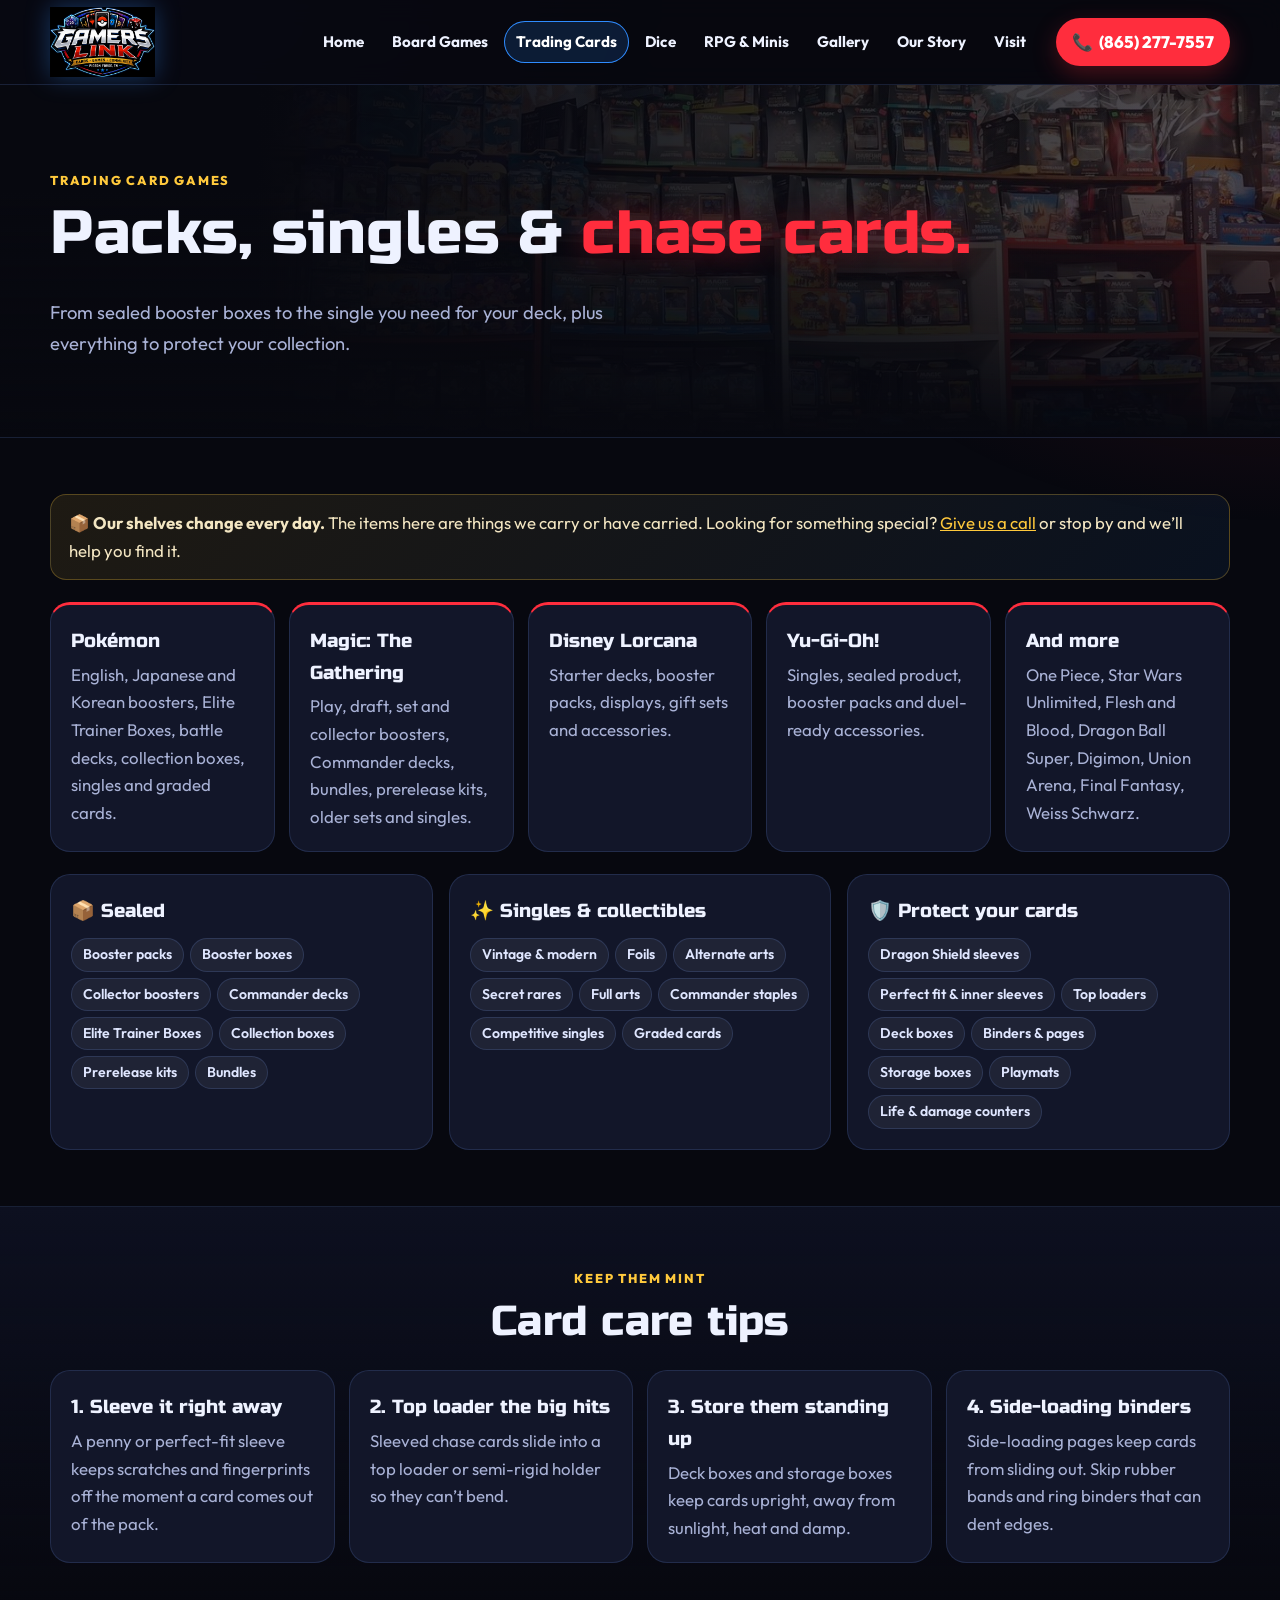
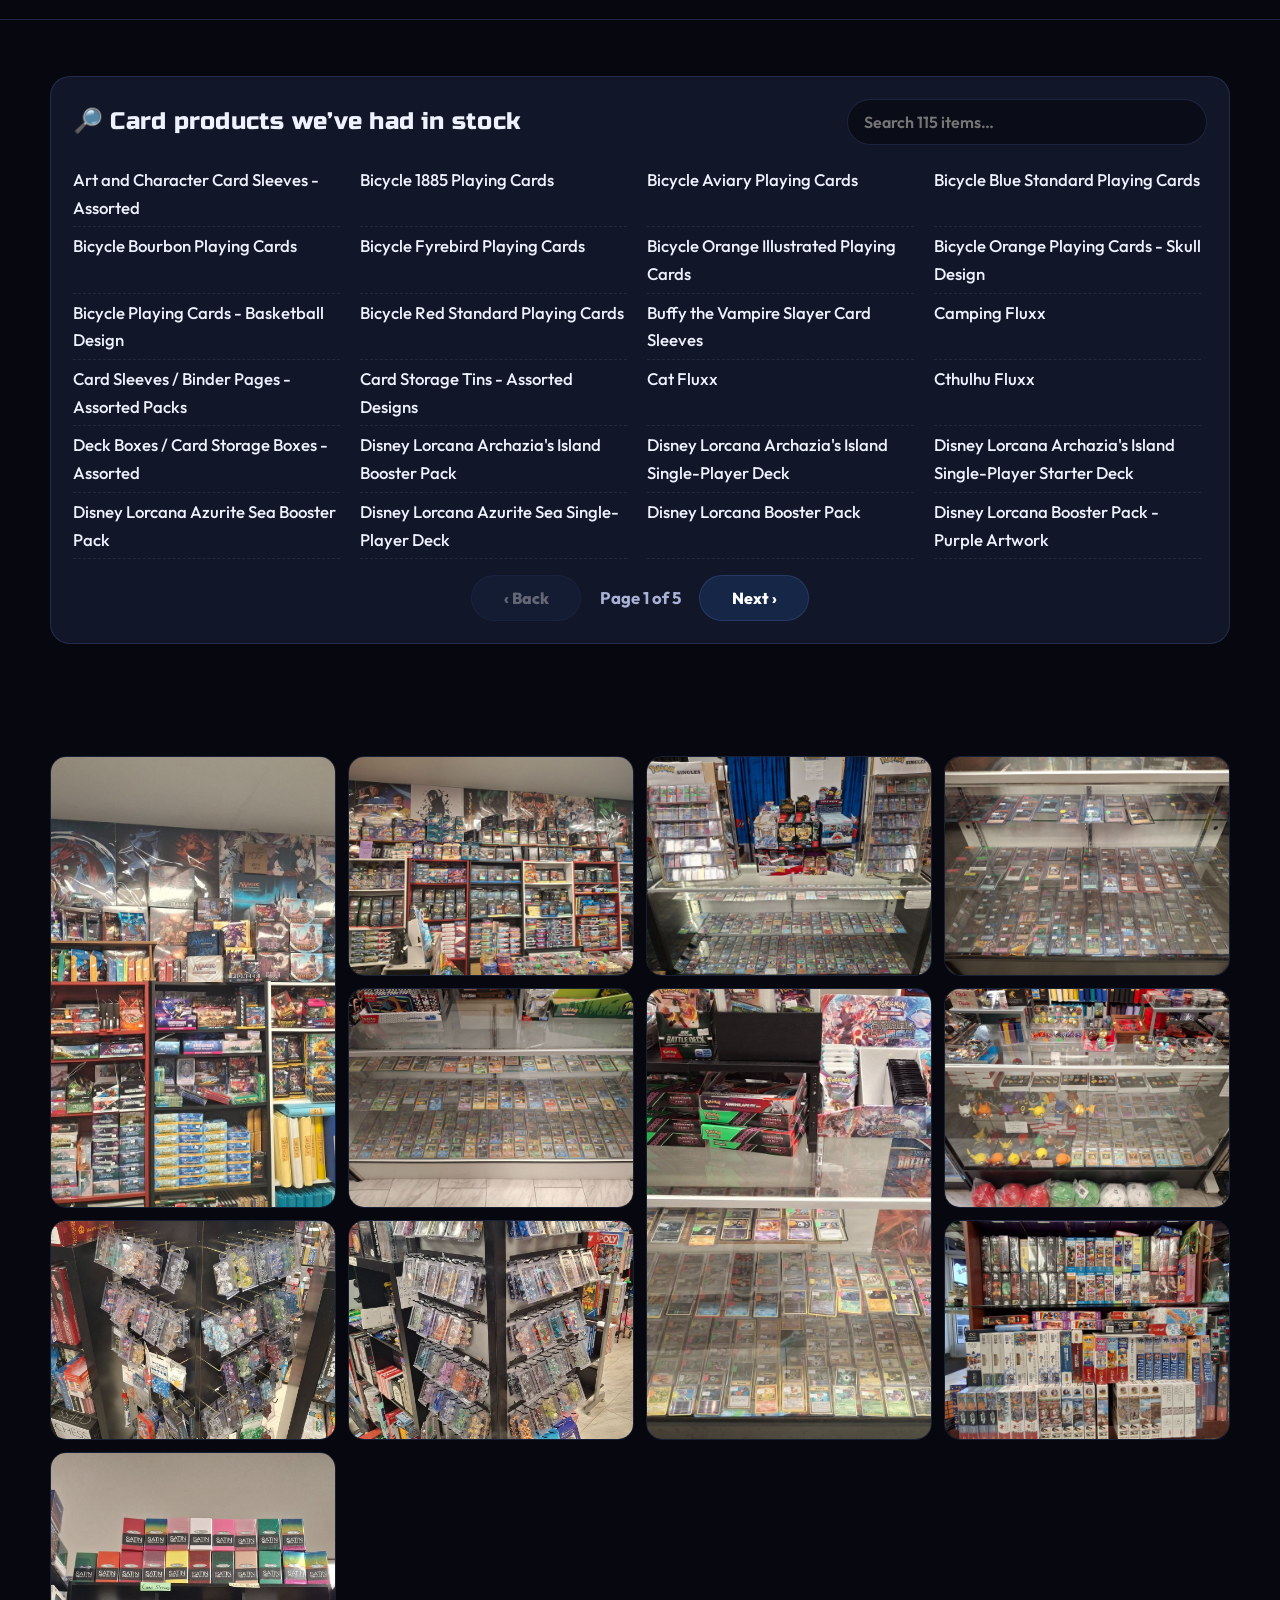
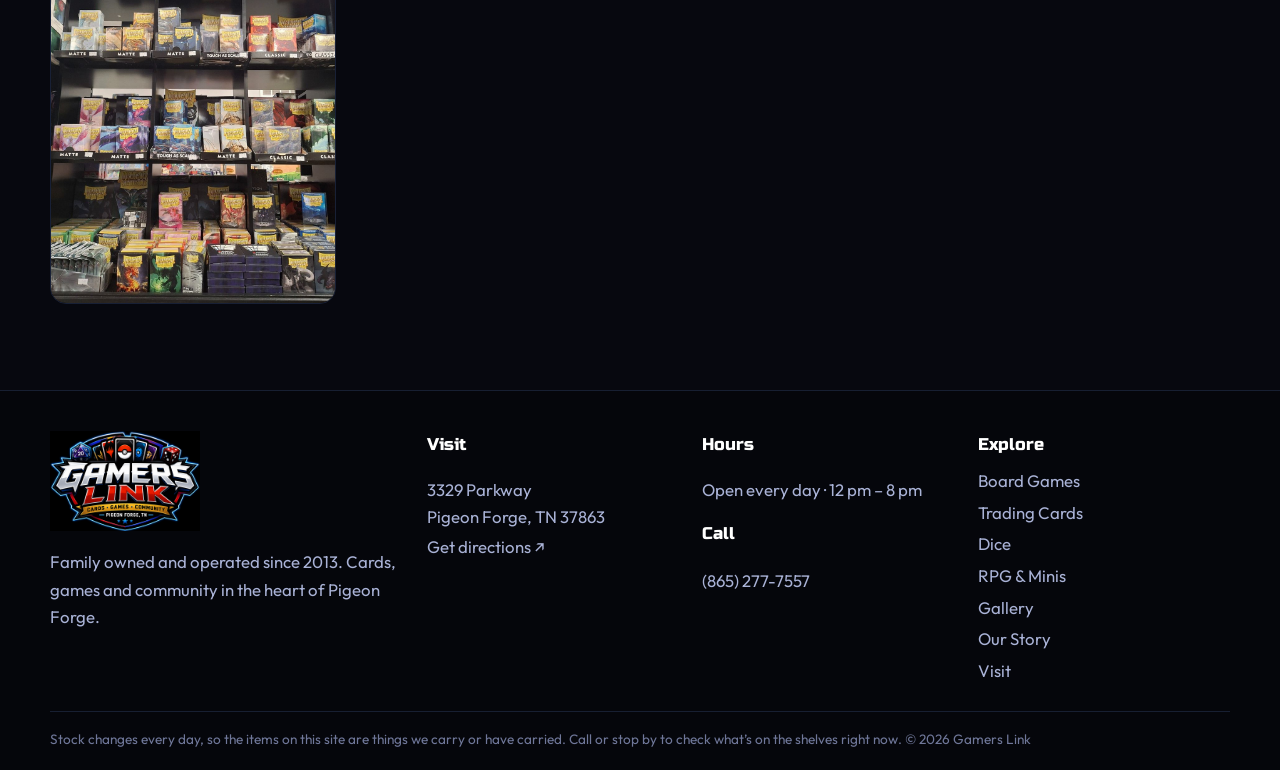
<file: cards.html>
<!doctype html>
<html lang="en"><head>
<meta charset="utf-8"><meta name="viewport" content="width=device-width,initial-scale=1">
<title>Trading Cards: Pokémon, Magic, Lorcana &amp; More | Gamers Link</title><meta name="description" content="Pokémon, Magic: The Gathering, Disney Lorcana, Yu-Gi-Oh!, One Piece and more at Gamers Link in Pigeon Forge: sealed product, singles, graded cards, sleeves and deck boxes.">
<meta name="robots" content="noindex, nofollow"><!-- preview: remove when Gamers Link approves -->
<meta name="theme-color" content="#07080f"><link rel="icon" href="assets/img/logo.png">
<meta property="og:title" content="Trading Cards: Pokémon, Magic, Lorcana &amp; More | Gamers Link"><meta property="og:description" content="Pokémon, Magic: The Gathering, Disney Lorcana, Yu-Gi-Oh!, One Piece and more at Gamers Link in Pigeon Forge: sealed product, singles, graded cards, sleeves and deck boxes."><meta property="og:image" content="assets/img/logo.png">
<link rel="preconnect" href="https://fonts.googleapis.com"><link rel="preconnect" href="https://fonts.gstatic.com" crossorigin>
<link href="https://fonts.googleapis.com/css2?family=Russo+One&family=Outfit:wght@400;500;600;700;800&display=swap" rel="stylesheet">
<link rel="stylesheet" href="assets/site.css?v=8">
</head><body>
<a class="skip" href="#main">Skip to content</a>
<header class="top"><div class="wrap top-in">
 <a class="brand" href="index.html"><img src="assets/img/logo.png" alt="Gamers Link: Cards, Games, Community, Pigeon Forge TN" width="96" height="64"></a>
 <button class="menu" aria-label="Menu" aria-expanded="false">☰</button>
 <nav class="nav"><a href="index.html">Home</a><a href="board-games.html">Board Games</a><a href="cards.html" aria-current="page">Trading Cards</a><a href="dice.html">Dice</a><a href="rpg-miniatures.html">RPG & Minis</a><a href="gallery.html">Gallery</a><a href="about.html">Our Story</a><a href="visit.html">Visit</a></nav>
 <a class="call" href="tel:+18652777557">📞 <span>(865) 277-7557</span></a>
</div></header>
<section class="phero"><div class="phero-bg" style="background-image:url('assets/img/store-20.jpg')"></div><div class="wrap"><span class="kick">Trading Card Games</span><h1>Packs, singles &amp; <em>chase cards.</em></h1><p>From sealed booster boxes to the single you need for your deck, plus everything to protect your collection.</p></div></section>
<main id="main"><section class="sec"><div class="wrap"><div class="note">📦 <b>Our shelves change every day.</b> The items here are things we carry or have carried. Looking for something special? <a href="tel:+18652777557">Give us a call</a> or stop by and we’ll help you find it.</div>
   <div class="games">
    <div class="game"><b>Pokémon</b><span>English, Japanese and Korean boosters, Elite Trainer Boxes, battle decks, collection boxes, singles and graded cards.</span></div>
    <div class="game"><b>Magic: The Gathering</b><span>Play, draft, set and collector boosters, Commander decks, bundles, prerelease kits, older sets and singles.</span></div>
    <div class="game"><b>Disney Lorcana</b><span>Starter decks, booster packs, displays, gift sets and accessories.</span></div>
    <div class="game"><b>Yu-Gi-Oh!</b><span>Singles, sealed product, booster packs and duel-ready accessories.</span></div>
    <div class="game"><b>And more</b><span>One Piece, Star Wars Unlimited, Flesh and Blood, Dragon Ball Super, Digimon, Union Arena, Final Fantasy, Weiss Schwarz.</span></div>
   </div>
   <div class="types">
    <div><b>📦 Sealed</b><div class="chips"><span>Booster packs</span><span>Booster boxes</span><span>Collector boosters</span><span>Commander decks</span><span>Elite Trainer Boxes</span><span>Collection boxes</span><span>Prerelease kits</span><span>Bundles</span></div></div>
    <div><b>✨ Singles & collectibles</b><div class="chips"><span>Vintage &amp; modern</span><span>Foils</span><span>Alternate arts</span><span>Secret rares</span><span>Full arts</span><span>Commander staples</span><span>Competitive singles</span><span>Graded cards</span></div></div>
    <div><b>🛡️ Protect your cards</b><div class="chips"><span>Dragon Shield sleeves</span><span>Perfect fit &amp; inner sleeves</span><span>Top loaders</span><span>Deck boxes</span><span>Binders &amp; pages</span><span>Storage boxes</span><span>Playmats</span><span>Life &amp; damage counters</span></div></div>
   </div></div></section>
  <section class="sec band"><div class="wrap"><div class="sec-head"><span class="kick">Keep them mint</span><h2>Card care tips</h2></div>
   <div class="tips">
    <div><b>1. Sleeve it right away</b><span>A penny or perfect-fit sleeve keeps scratches and fingerprints off the moment a card comes out of the pack.</span></div>
    <div><b>2. Top loader the big hits</b><span>Sleeved chase cards slide into a top loader or semi-rigid holder so they can’t bend.</span></div>
    <div><b>3. Store them standing up</b><span>Deck boxes and storage boxes keep cards upright, away from sunlight, heat and damp.</span></div>
    <div><b>4. Side-loading binders</b><span>Side-loading pages keep cards from sliding out. Skip rubber bands and ring binders that can dent edges.</span></div>
   </div></div></section>
  <section class="sec"><div class="wrap"><div class="shelf" data-shelf="cards"><div class="shelf-head"><h2>🔎 Card products we’ve had in stock</h2><input type="search" placeholder="Search 115 items…" aria-label="Search the shelf list"></div><ul class="shelf-list"></ul><div class="pager" hidden><button class="pg-prev" aria-label="Previous page">‹ Back</button><span class="pg-info"></span><button class="pg-next" aria-label="Next page">Next ›</button></div><p class="shelf-empty" hidden>Not on our list, but call us: we might have it!</p></div></div></section>
  <section class="sec"><div class="wrap"><div class="photos mosaic"><img src="assets/img/store-13.jpg" alt="Inside Gamers Link" loading="lazy" class="zoom"><img src="assets/img/store-20.jpg" alt="Inside Gamers Link" loading="lazy" class="zoom"><img src="assets/img/store-09.jpg" alt="Inside Gamers Link" loading="lazy" class="zoom"><img src="assets/img/store-10.jpg" alt="Inside Gamers Link" loading="lazy" class="zoom"><img src="assets/img/store-11.jpg" alt="Inside Gamers Link" loading="lazy" class="zoom"><img src="assets/img/store-12.jpg" alt="Inside Gamers Link" loading="lazy" class="zoom"><img src="assets/img/store-07.jpg" alt="Inside Gamers Link" loading="lazy" class="zoom"><img src="assets/img/store-04.jpg" alt="Inside Gamers Link" loading="lazy" class="zoom"><img src="assets/img/store-19.jpg" alt="Inside Gamers Link" loading="lazy" class="zoom"><img src="assets/img/store-22.jpg" alt="Inside Gamers Link" loading="lazy" class="zoom"><img src="assets/img/store-21.jpg" alt="Inside Gamers Link" loading="lazy" class="zoom"></div></div></section></main>
<footer class="foot"><div class="wrap foot-in">
 <div><img src="assets/img/logo.png" alt="Gamers Link" width="150" height="100"><p>Family owned and operated since 2013. Cards, games and community in the heart of Pigeon Forge.</p></div>
 <div><h4>Visit</h4><p>3329 Parkway<br>Pigeon Forge, TN 37863<br><a href="https://www.google.com/maps/search/?api=1&query=Gamers+Link+3329+Parkway+Pigeon+Forge+TN+37863" target="_blank" rel="noopener">Get directions ↗</a></p></div>
 <div><h4>Hours</h4><p>Open every day · 12 pm – 8 pm</p><h4>Call</h4><p><a href="tel:+18652777557">(865) 277-7557</a></p></div>
 <div><h4>Explore</h4><a href="board-games.html">Board Games</a><a href="cards.html">Trading Cards</a><a href="dice.html">Dice</a><a href="rpg-miniatures.html">RPG & Minis</a><a href="gallery.html">Gallery</a><a href="about.html">Our Story</a><a href="visit.html">Visit</a></div>
</div><div class="wrap fine">Stock changes every day, so the items on this site are things we carry or have carried. Call or stop by to check what’s on the shelves right now. © 2026 Gamers Link</div></footer>
<div class="lightbox" hidden><button aria-label="Close">✕</button><img alt=""></div>
<script src="assets/site.js?v=8" defer></script>
</body></html>
</file>
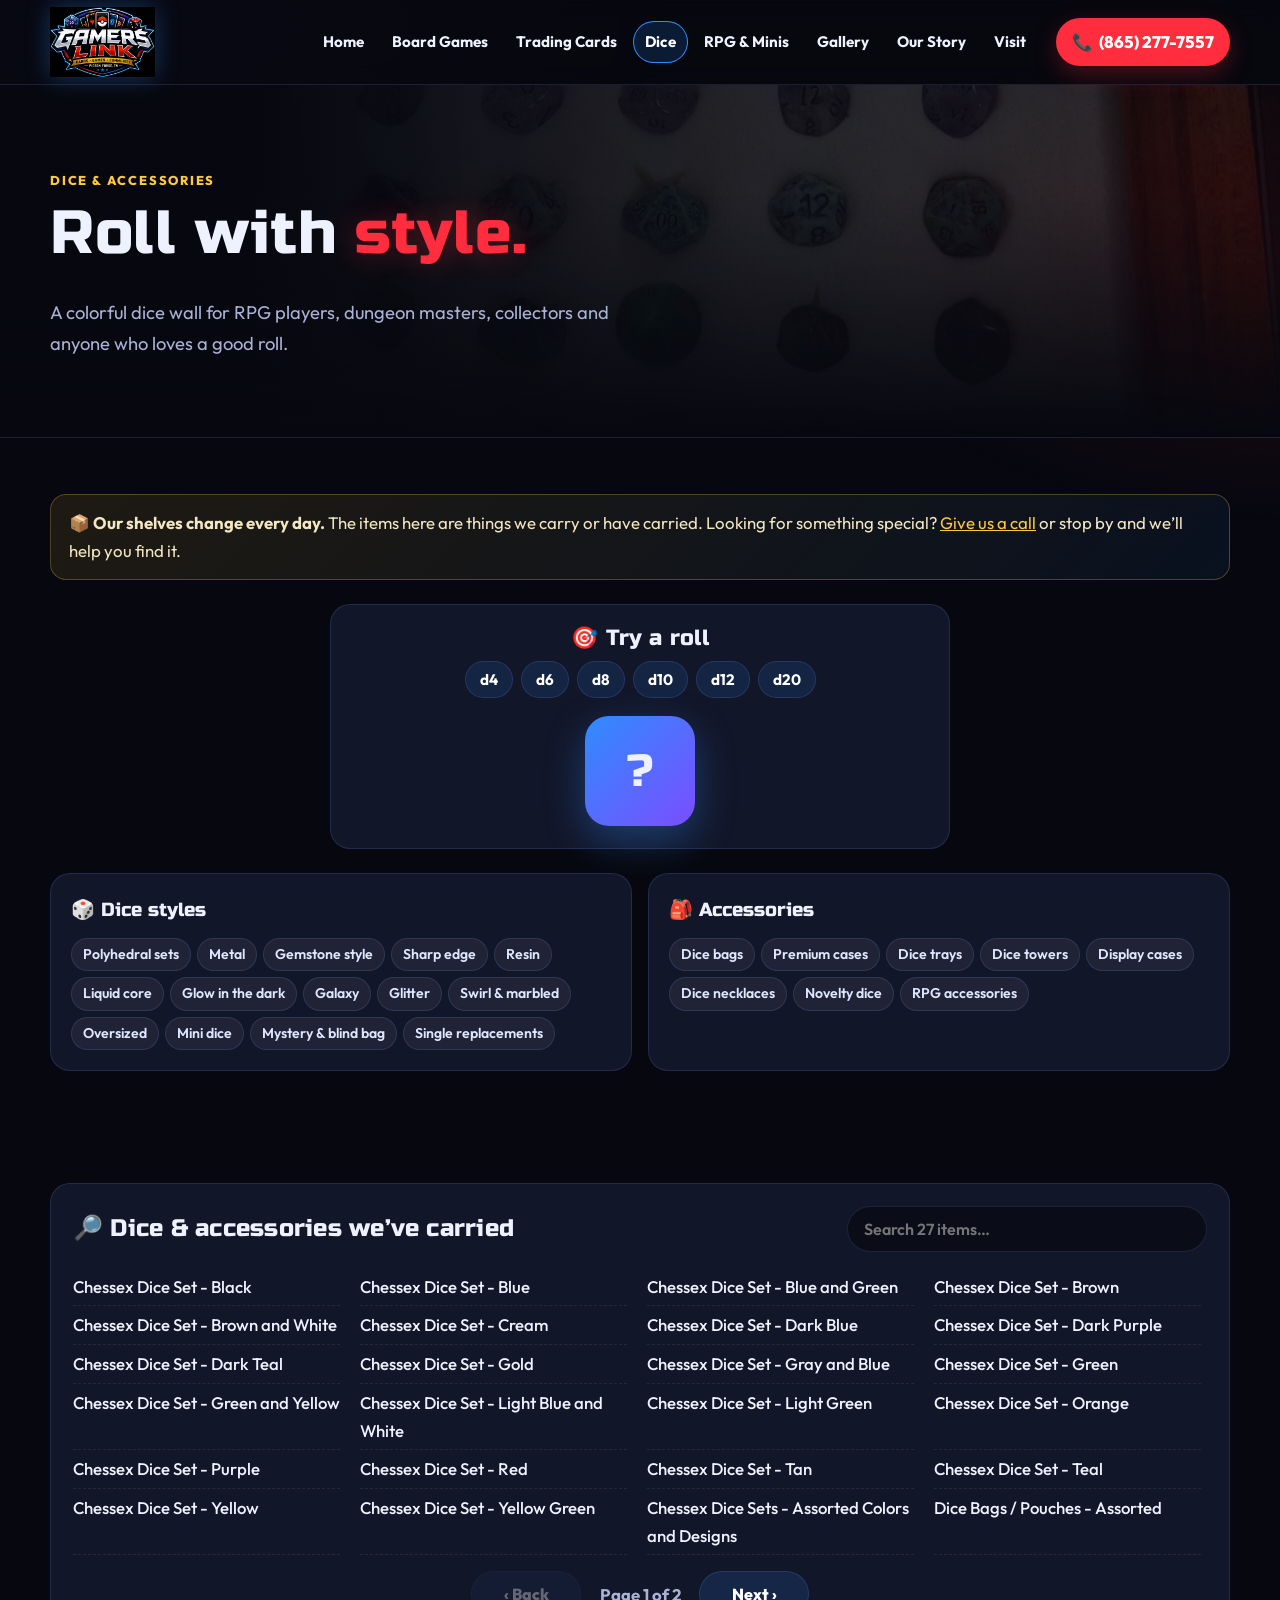
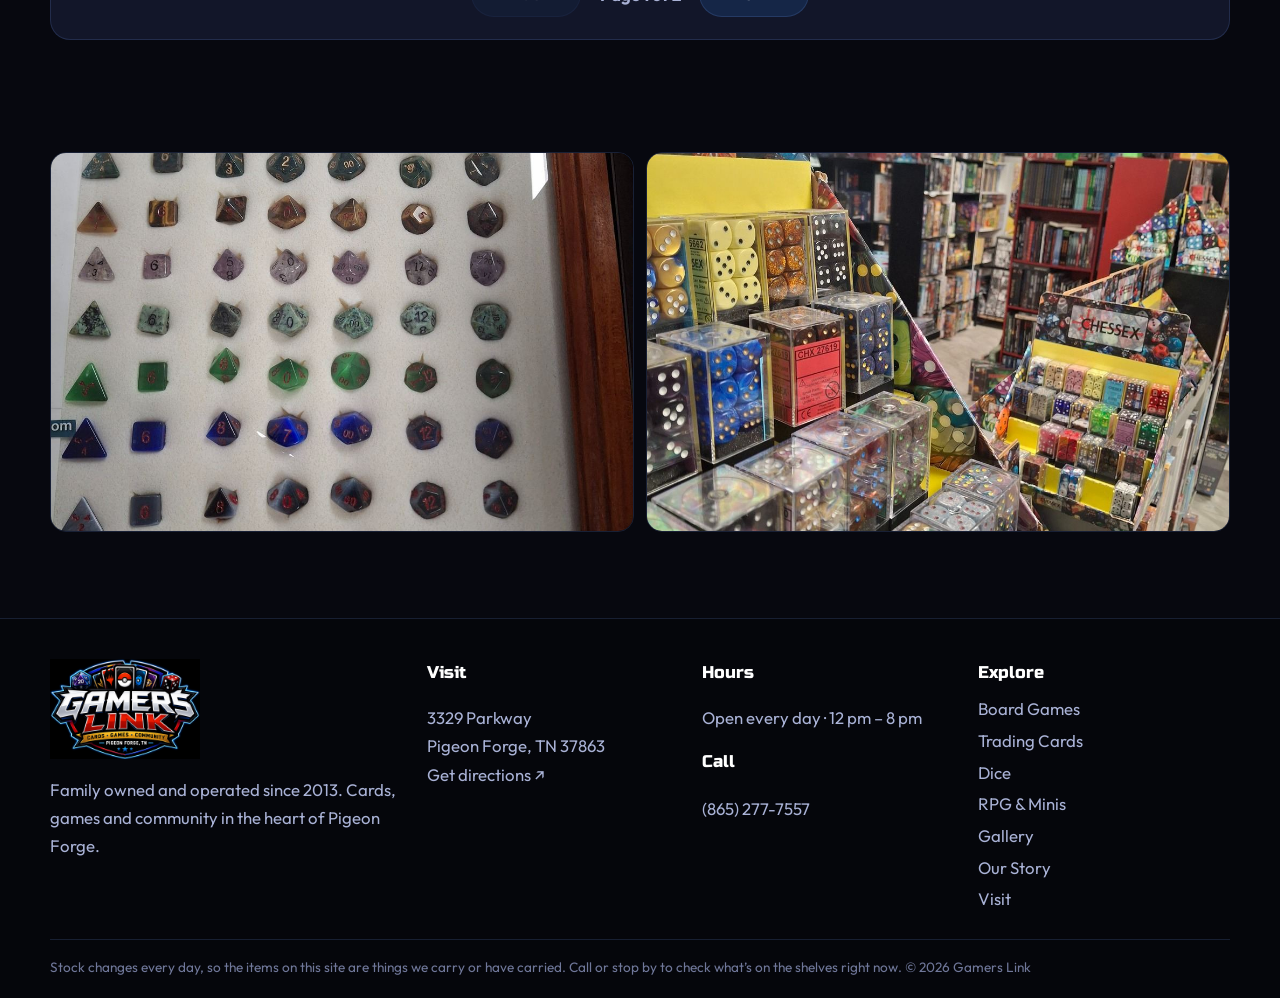
<file: dice.html>
<!doctype html>
<html lang="en"><head>
<meta charset="utf-8"><meta name="viewport" content="width=device-width,initial-scale=1">
<title>Dice &amp; Accessories | Gamers Link, Pigeon Forge TN</title><meta name="description" content="A dice wall for RPG players and collectors: polyhedral sets, metal, resin, sharp edge, mystery dice, dice bags, trays and towers at Gamers Link.">
<meta name="robots" content="noindex, nofollow"><!-- preview: remove when Gamers Link approves -->
<meta name="theme-color" content="#07080f"><link rel="icon" href="assets/img/logo.png">
<meta property="og:title" content="Dice &amp; Accessories | Gamers Link, Pigeon Forge TN"><meta property="og:description" content="A dice wall for RPG players and collectors: polyhedral sets, metal, resin, sharp edge, mystery dice, dice bags, trays and towers at Gamers Link."><meta property="og:image" content="assets/img/logo.png">
<link rel="preconnect" href="https://fonts.googleapis.com"><link rel="preconnect" href="https://fonts.gstatic.com" crossorigin>
<link href="https://fonts.googleapis.com/css2?family=Russo+One&family=Outfit:wght@400;500;600;700;800&display=swap" rel="stylesheet">
<link rel="stylesheet" href="assets/site.css?v=8">
</head><body>
<a class="skip" href="#main">Skip to content</a>
<header class="top"><div class="wrap top-in">
 <a class="brand" href="index.html"><img src="assets/img/logo.png" alt="Gamers Link: Cards, Games, Community, Pigeon Forge TN" width="96" height="64"></a>
 <button class="menu" aria-label="Menu" aria-expanded="false">☰</button>
 <nav class="nav"><a href="index.html">Home</a><a href="board-games.html">Board Games</a><a href="cards.html">Trading Cards</a><a href="dice.html" aria-current="page">Dice</a><a href="rpg-miniatures.html">RPG & Minis</a><a href="gallery.html">Gallery</a><a href="about.html">Our Story</a><a href="visit.html">Visit</a></nav>
 <a class="call" href="tel:+18652777557">📞 <span>(865) 277-7557</span></a>
</div></header>
<section class="phero"><div class="phero-bg" style="background-image:url('assets/img/store-16.jpg')"></div><div class="wrap"><span class="kick">Dice & Accessories</span><h1>Roll with <em>style.</em></h1><p>A colorful dice wall for RPG players, dungeon masters, collectors and anyone who loves a good roll.</p></div></section>
<main id="main"><section class="sec"><div class="wrap"><div class="note">📦 <b>Our shelves change every day.</b> The items here are things we carry or have carried. Looking for something special? <a href="tel:+18652777557">Give us a call</a> or stop by and we’ll help you find it.</div>
   <div class="play one"><div class="card-ui big"><h3>🎯 Try a roll</h3><div class="dice-row"><button data-die="4">d4</button><button data-die="6">d6</button><button data-die="8">d8</button><button data-die="10">d10</button><button data-die="12">d12</button><button data-die="20">d20</button></div><div class="die-face" data-die-out>?</div></div></div>
   <div class="types">
    <div><b>🎲 Dice styles</b><div class="chips"><span>Polyhedral sets</span><span>Metal</span><span>Gemstone style</span><span>Sharp edge</span><span>Resin</span><span>Liquid core</span><span>Glow in the dark</span><span>Galaxy</span><span>Glitter</span><span>Swirl &amp; marbled</span><span>Oversized</span><span>Mini dice</span><span>Mystery &amp; blind bag</span><span>Single replacements</span></div></div>
    <div><b>🎒 Accessories</b><div class="chips"><span>Dice bags</span><span>Premium cases</span><span>Dice trays</span><span>Dice towers</span><span>Display cases</span><span>Dice necklaces</span><span>Novelty dice</span><span>RPG accessories</span></div></div>
   </div></div></section>
  <section class="sec"><div class="wrap"><div class="shelf" data-shelf="dice"><div class="shelf-head"><h2>🔎 Dice & accessories we’ve carried</h2><input type="search" placeholder="Search 27 items…" aria-label="Search the shelf list"></div><ul class="shelf-list"></ul><div class="pager" hidden><button class="pg-prev" aria-label="Previous page">‹ Back</button><span class="pg-info"></span><button class="pg-next" aria-label="Next page">Next ›</button></div><p class="shelf-empty" hidden>Not on our list, but call us: we might have it!</p></div></div></section>
  <section class="sec"><div class="wrap"><div class="photos mosaic two"><img src="assets/img/store-16.jpg" alt="Inside Gamers Link" loading="lazy" class="zoom"><img src="assets/img/store-08.jpg" alt="Inside Gamers Link" loading="lazy" class="zoom"></div></div></section></main>
<footer class="foot"><div class="wrap foot-in">
 <div><img src="assets/img/logo.png" alt="Gamers Link" width="150" height="100"><p>Family owned and operated since 2013. Cards, games and community in the heart of Pigeon Forge.</p></div>
 <div><h4>Visit</h4><p>3329 Parkway<br>Pigeon Forge, TN 37863<br><a href="https://www.google.com/maps/search/?api=1&query=Gamers+Link+3329+Parkway+Pigeon+Forge+TN+37863" target="_blank" rel="noopener">Get directions ↗</a></p></div>
 <div><h4>Hours</h4><p>Open every day · 12 pm – 8 pm</p><h4>Call</h4><p><a href="tel:+18652777557">(865) 277-7557</a></p></div>
 <div><h4>Explore</h4><a href="board-games.html">Board Games</a><a href="cards.html">Trading Cards</a><a href="dice.html">Dice</a><a href="rpg-miniatures.html">RPG & Minis</a><a href="gallery.html">Gallery</a><a href="about.html">Our Story</a><a href="visit.html">Visit</a></div>
</div><div class="wrap fine">Stock changes every day, so the items on this site are things we carry or have carried. Call or stop by to check what’s on the shelves right now. © 2026 Gamers Link</div></footer>
<div class="lightbox" hidden><button aria-label="Close">✕</button><img alt=""></div>
<script src="assets/site.js?v=8" defer></script>
</body></html>
</file>
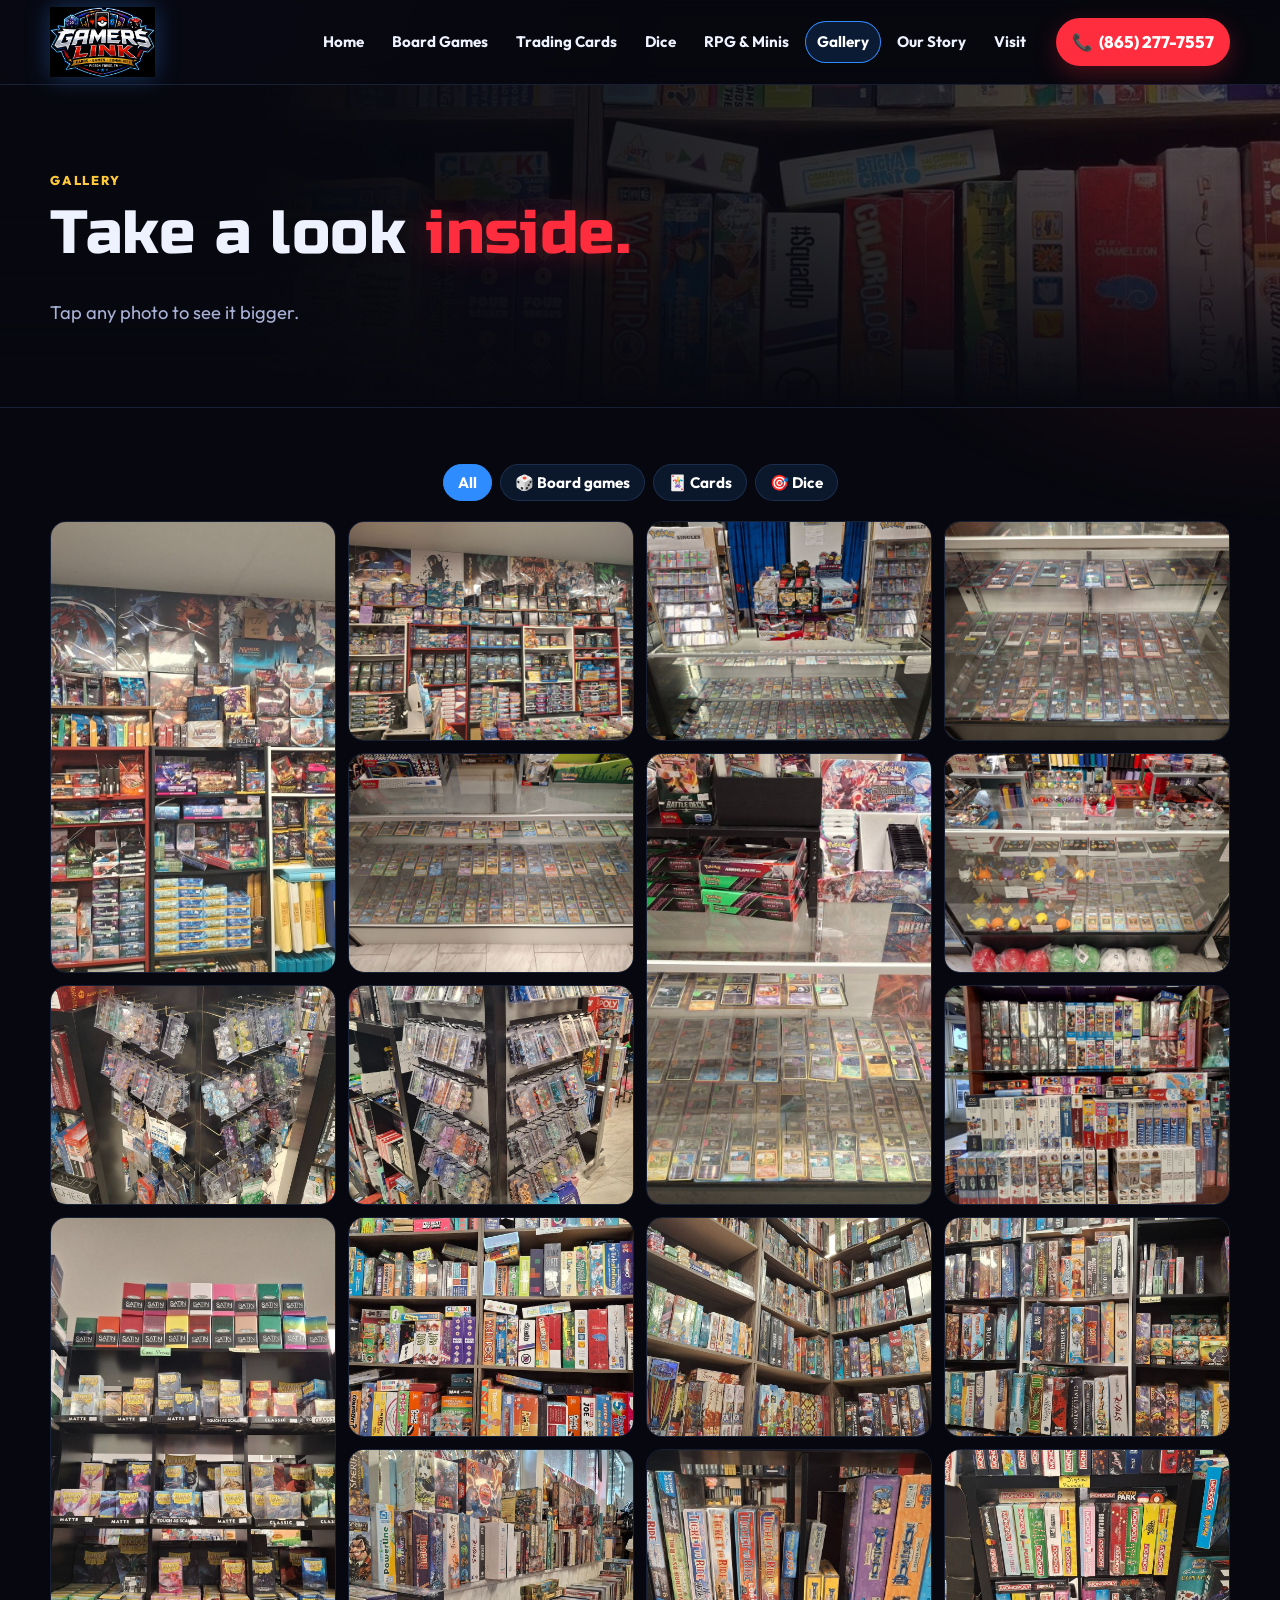
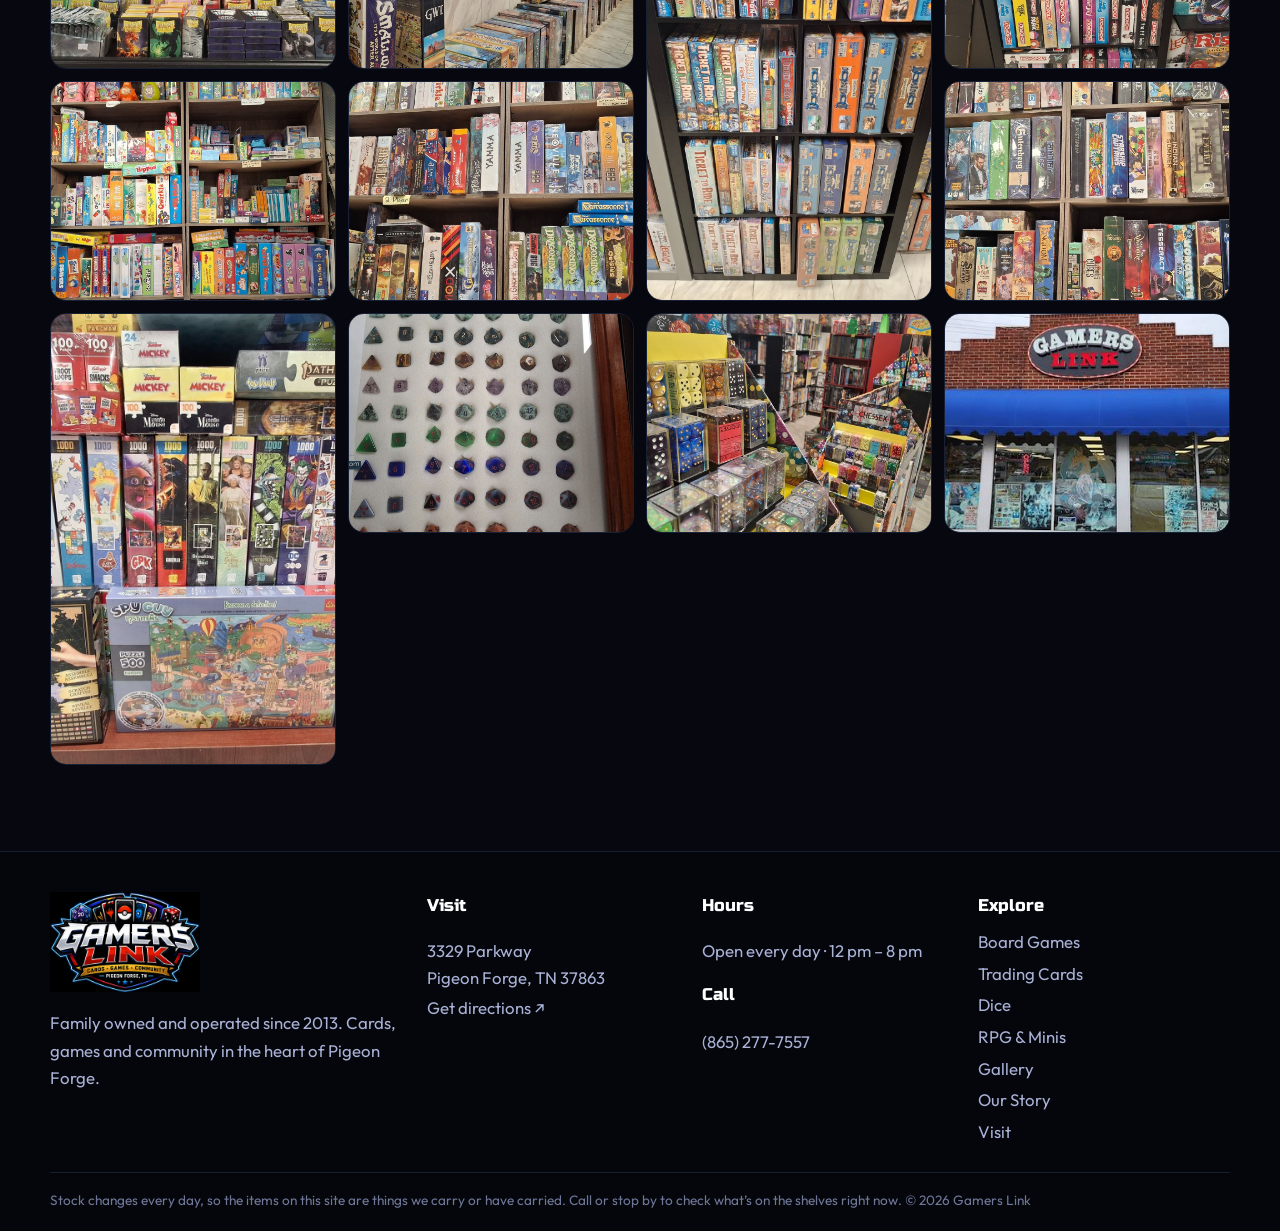
<file: gallery.html>
<!doctype html>
<html lang="en"><head>
<meta charset="utf-8"><meta name="viewport" content="width=device-width,initial-scale=1">
<title>Photos | Gamers Link, Pigeon Forge TN</title><meta name="description" content="Take a look inside Gamers Link in Pigeon Forge: shelves of board games, the trading card wall, display cases and the dice wall.">
<meta name="robots" content="noindex, nofollow"><!-- preview: remove when Gamers Link approves -->
<meta name="theme-color" content="#07080f"><link rel="icon" href="assets/img/logo.png">
<meta property="og:title" content="Photos | Gamers Link, Pigeon Forge TN"><meta property="og:description" content="Take a look inside Gamers Link in Pigeon Forge: shelves of board games, the trading card wall, display cases and the dice wall."><meta property="og:image" content="assets/img/logo.png">
<link rel="preconnect" href="https://fonts.googleapis.com"><link rel="preconnect" href="https://fonts.gstatic.com" crossorigin>
<link href="https://fonts.googleapis.com/css2?family=Russo+One&family=Outfit:wght@400;500;600;700;800&display=swap" rel="stylesheet">
<link rel="stylesheet" href="assets/site.css?v=8">
</head><body>
<a class="skip" href="#main">Skip to content</a>
<header class="top"><div class="wrap top-in">
 <a class="brand" href="index.html"><img src="assets/img/logo.png" alt="Gamers Link: Cards, Games, Community, Pigeon Forge TN" width="96" height="64"></a>
 <button class="menu" aria-label="Menu" aria-expanded="false">☰</button>
 <nav class="nav"><a href="index.html">Home</a><a href="board-games.html">Board Games</a><a href="cards.html">Trading Cards</a><a href="dice.html">Dice</a><a href="rpg-miniatures.html">RPG & Minis</a><a href="gallery.html" aria-current="page">Gallery</a><a href="about.html">Our Story</a><a href="visit.html">Visit</a></nav>
 <a class="call" href="tel:+18652777557">📞 <span>(865) 277-7557</span></a>
</div></header>
<section class="phero"><div class="phero-bg" style="background-image:url('assets/img/store-01.jpg')"></div><div class="wrap"><span class="kick">Gallery</span><h1>Take a look <em>inside.</em></h1><p>Tap any photo to see it bigger.</p></div></section>
<main id="main"><section class="sec"><div class="wrap"><div class="filters" role="tablist"><button data-filter="all" class="on">All</button><button data-filter="board">🎲 Board games</button><button data-filter="cards">🃏 Cards</button><button data-filter="dice">🎯 Dice</button></div>
   <div class="photos mosaic gallery"><img src="assets/img/store-13.jpg" data-cat="cards" alt="Inside Gamers Link" loading="lazy" class="zoom"><img src="assets/img/store-20.jpg" data-cat="cards" alt="Inside Gamers Link" loading="lazy" class="zoom"><img src="assets/img/store-09.jpg" data-cat="cards" alt="Inside Gamers Link" loading="lazy" class="zoom"><img src="assets/img/store-10.jpg" data-cat="cards" alt="Inside Gamers Link" loading="lazy" class="zoom"><img src="assets/img/store-11.jpg" data-cat="cards" alt="Inside Gamers Link" loading="lazy" class="zoom"><img src="assets/img/store-12.jpg" data-cat="cards" alt="Inside Gamers Link" loading="lazy" class="zoom"><img src="assets/img/store-07.jpg" data-cat="cards" alt="Inside Gamers Link" loading="lazy" class="zoom"><img src="assets/img/store-04.jpg" data-cat="cards" alt="Inside Gamers Link" loading="lazy" class="zoom"><img src="assets/img/store-19.jpg" data-cat="cards" alt="Inside Gamers Link" loading="lazy" class="zoom"><img src="assets/img/store-22.jpg" data-cat="cards" alt="Inside Gamers Link" loading="lazy" class="zoom"><img src="assets/img/store-21.jpg" data-cat="cards" alt="Inside Gamers Link" loading="lazy" class="zoom"><img src="assets/img/store-01.jpg" data-cat="board" alt="Inside Gamers Link" loading="lazy" class="zoom"><img src="assets/img/store-03.jpg" data-cat="board" alt="Inside Gamers Link" loading="lazy" class="zoom"><img src="assets/img/store-05.jpg" data-cat="board" alt="Inside Gamers Link" loading="lazy" class="zoom"><img src="assets/img/store-06.jpg" data-cat="board" alt="Inside Gamers Link" loading="lazy" class="zoom"><img src="assets/img/store-14.jpg" data-cat="board" alt="Inside Gamers Link" loading="lazy" class="zoom"><img src="assets/img/store-15.jpg" data-cat="board" alt="Inside Gamers Link" loading="lazy" class="zoom"><img src="assets/img/store-17.jpg" data-cat="board" alt="Inside Gamers Link" loading="lazy" class="zoom"><img src="assets/img/store-18.jpg" data-cat="board" alt="Inside Gamers Link" loading="lazy" class="zoom"><img src="assets/img/store-23.jpg" data-cat="board" alt="Inside Gamers Link" loading="lazy" class="zoom"><img src="assets/img/store-02.jpg" data-cat="board" alt="Inside Gamers Link" loading="lazy" class="zoom"><img src="assets/img/store-16.jpg" data-cat="dice" alt="Inside Gamers Link" loading="lazy" class="zoom"><img src="assets/img/store-08.jpg" data-cat="dice" alt="Inside Gamers Link" loading="lazy" class="zoom"><img src="assets/about-original/about-3.jpg" data-cat="board" alt="Gamers Link storefront" loading="lazy" class="zoom"></div></div></section></main>
<footer class="foot"><div class="wrap foot-in">
 <div><img src="assets/img/logo.png" alt="Gamers Link" width="150" height="100"><p>Family owned and operated since 2013. Cards, games and community in the heart of Pigeon Forge.</p></div>
 <div><h4>Visit</h4><p>3329 Parkway<br>Pigeon Forge, TN 37863<br><a href="https://www.google.com/maps/search/?api=1&query=Gamers+Link+3329+Parkway+Pigeon+Forge+TN+37863" target="_blank" rel="noopener">Get directions ↗</a></p></div>
 <div><h4>Hours</h4><p>Open every day · 12 pm – 8 pm</p><h4>Call</h4><p><a href="tel:+18652777557">(865) 277-7557</a></p></div>
 <div><h4>Explore</h4><a href="board-games.html">Board Games</a><a href="cards.html">Trading Cards</a><a href="dice.html">Dice</a><a href="rpg-miniatures.html">RPG & Minis</a><a href="gallery.html">Gallery</a><a href="about.html">Our Story</a><a href="visit.html">Visit</a></div>
</div><div class="wrap fine">Stock changes every day, so the items on this site are things we carry or have carried. Call or stop by to check what’s on the shelves right now. © 2026 Gamers Link</div></footer>
<div class="lightbox" hidden><button aria-label="Close">✕</button><img alt=""></div>
<script src="assets/site.js?v=8" defer></script>
</body></html>
</file>
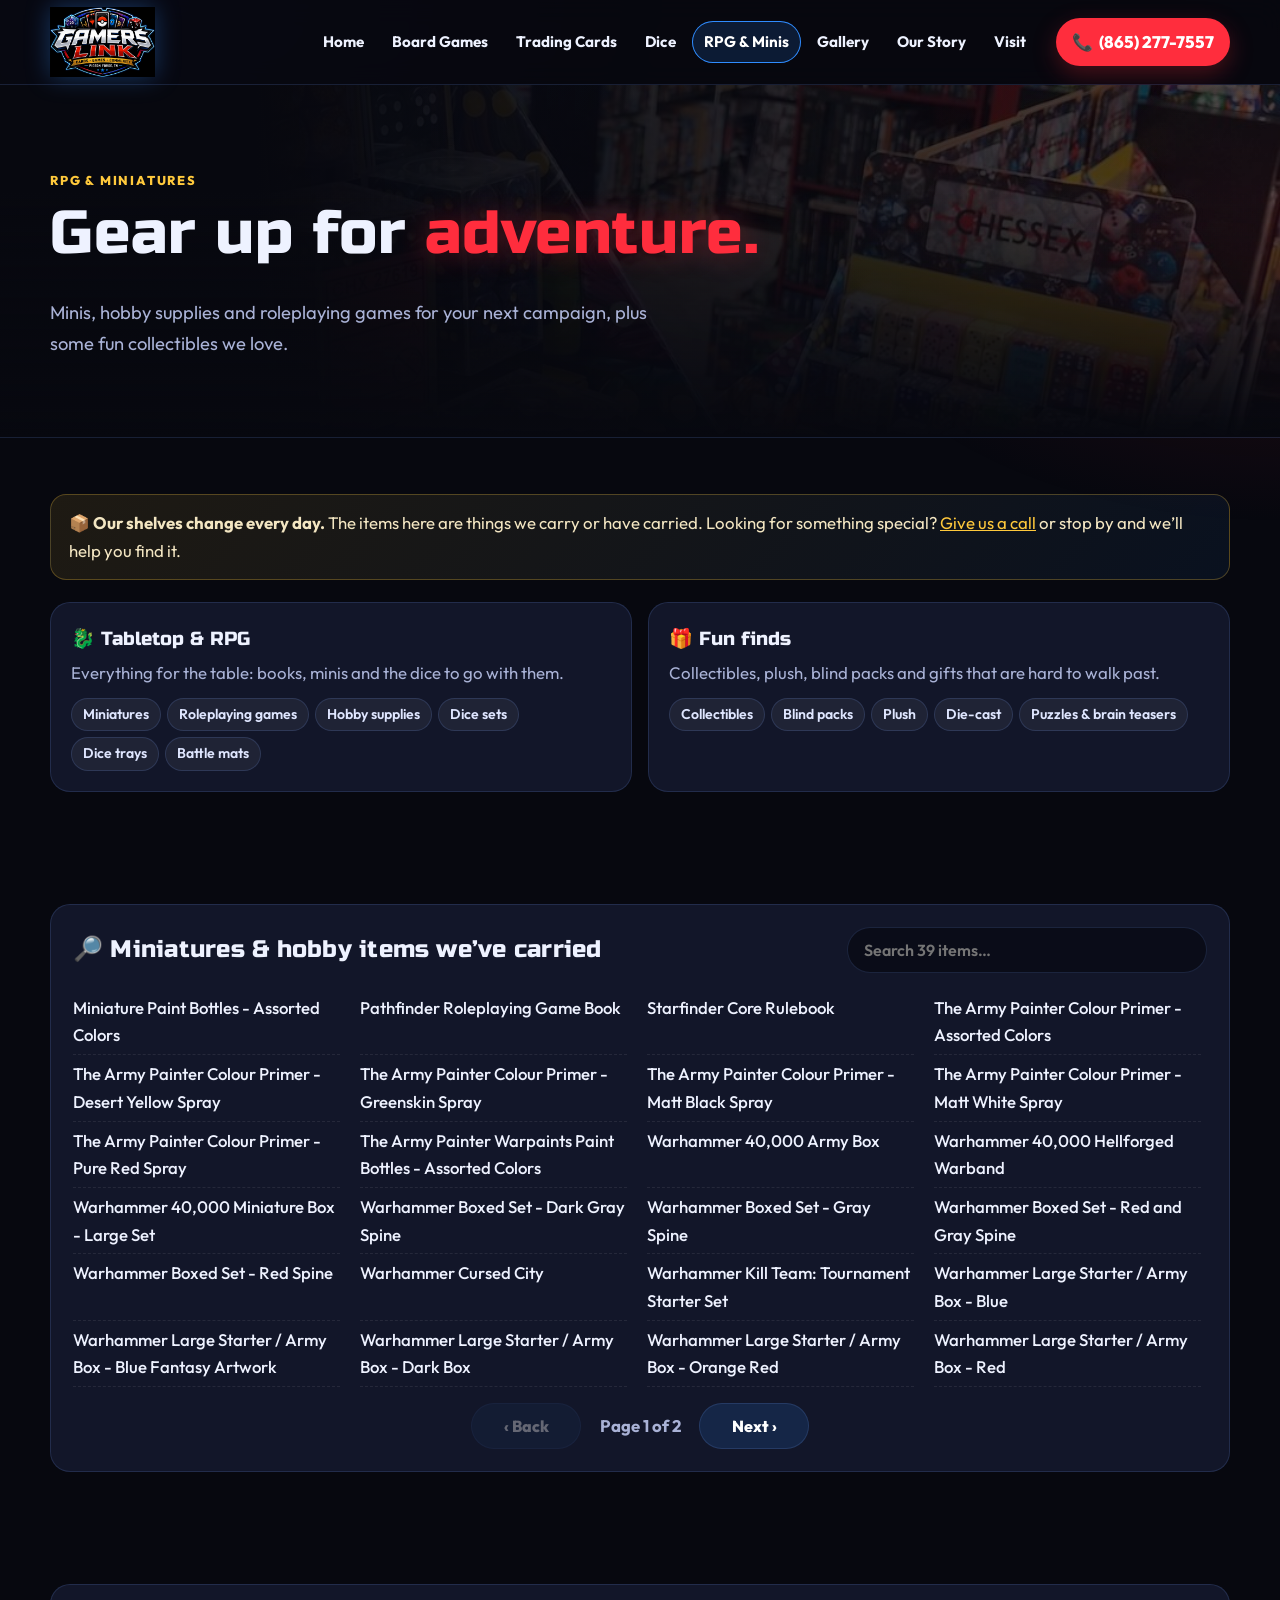
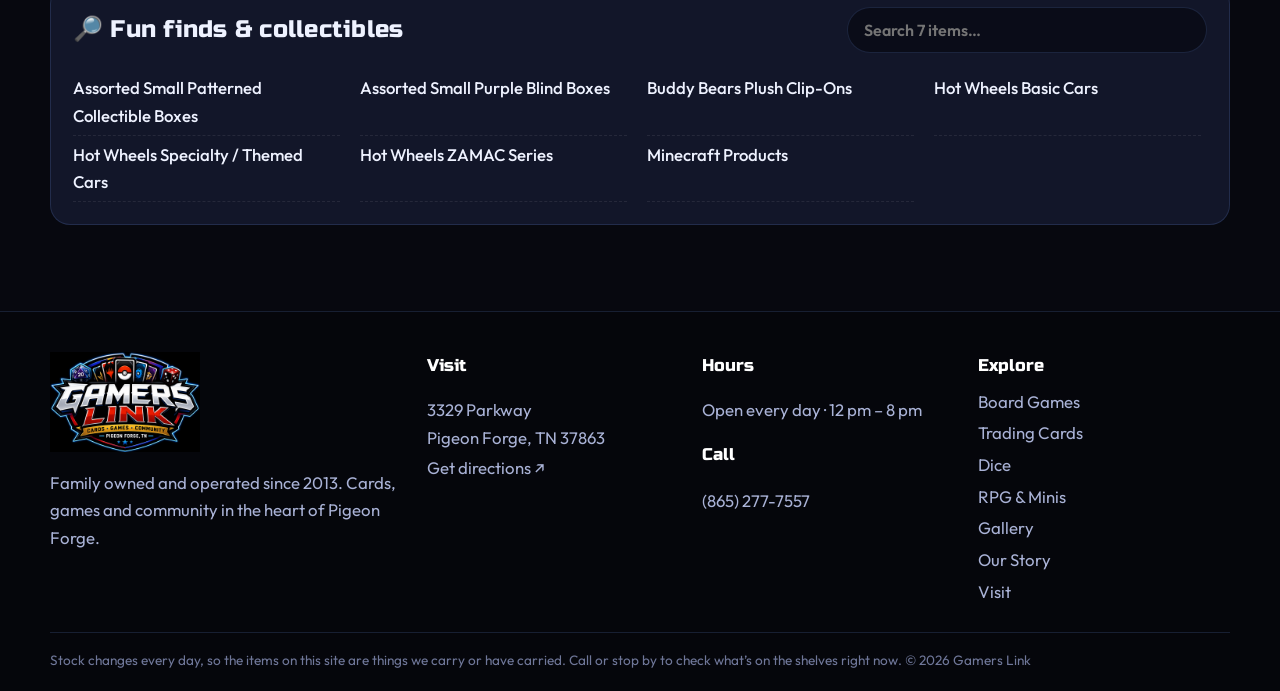
<file: rpg-miniatures.html>
<!doctype html>
<html lang="en"><head>
<meta charset="utf-8"><meta name="viewport" content="width=device-width,initial-scale=1">
<title>RPG &amp; Miniatures | Gamers Link, Pigeon Forge TN</title><meta name="description" content="Miniatures, hobby supplies, roleplaying games and fun collectibles at Gamers Link in Pigeon Forge, TN.">
<meta name="robots" content="noindex, nofollow"><!-- preview: remove when Gamers Link approves -->
<meta name="theme-color" content="#07080f"><link rel="icon" href="assets/img/logo.png">
<meta property="og:title" content="RPG &amp; Miniatures | Gamers Link, Pigeon Forge TN"><meta property="og:description" content="Miniatures, hobby supplies, roleplaying games and fun collectibles at Gamers Link in Pigeon Forge, TN."><meta property="og:image" content="assets/img/logo.png">
<link rel="preconnect" href="https://fonts.googleapis.com"><link rel="preconnect" href="https://fonts.gstatic.com" crossorigin>
<link href="https://fonts.googleapis.com/css2?family=Russo+One&family=Outfit:wght@400;500;600;700;800&display=swap" rel="stylesheet">
<link rel="stylesheet" href="assets/site.css?v=8">
</head><body>
<a class="skip" href="#main">Skip to content</a>
<header class="top"><div class="wrap top-in">
 <a class="brand" href="index.html"><img src="assets/img/logo.png" alt="Gamers Link: Cards, Games, Community, Pigeon Forge TN" width="96" height="64"></a>
 <button class="menu" aria-label="Menu" aria-expanded="false">☰</button>
 <nav class="nav"><a href="index.html">Home</a><a href="board-games.html">Board Games</a><a href="cards.html">Trading Cards</a><a href="dice.html">Dice</a><a href="rpg-miniatures.html" aria-current="page">RPG & Minis</a><a href="gallery.html">Gallery</a><a href="about.html">Our Story</a><a href="visit.html">Visit</a></nav>
 <a class="call" href="tel:+18652777557">📞 <span>(865) 277-7557</span></a>
</div></header>
<section class="phero"><div class="phero-bg" style="background-image:url('assets/img/store-08.jpg')"></div><div class="wrap"><span class="kick">RPG & Miniatures</span><h1>Gear up for <em>adventure.</em></h1><p>Minis, hobby supplies and roleplaying games for your next campaign, plus some fun collectibles we love.</p></div></section>
<main id="main"><section class="sec"><div class="wrap"><div class="note">📦 <b>Our shelves change every day.</b> The items here are things we carry or have carried. Looking for something special? <a href="tel:+18652777557">Give us a call</a> or stop by and we’ll help you find it.</div>
   <div class="types">
    <div><b>🐉 Tabletop & RPG</b><span>Everything for the table: books, minis and the dice to go with them.</span><div class="chips"><span>Miniatures</span><span>Roleplaying games</span><span>Hobby supplies</span><span>Dice sets</span><span>Dice trays</span><span>Battle mats</span></div></div>
    <div><b>🎁 Fun finds</b><span>Collectibles, plush, blind packs and gifts that are hard to walk past.</span><div class="chips"><span>Collectibles</span><span>Blind packs</span><span>Plush</span><span>Die-cast</span><span>Puzzles &amp; brain teasers</span></div></div>
   </div></div></section>
  <section class="sec"><div class="wrap"><div class="shelf" data-shelf="rpg"><div class="shelf-head"><h2>🔎 Miniatures & hobby items we’ve carried</h2><input type="search" placeholder="Search 39 items…" aria-label="Search the shelf list"></div><ul class="shelf-list"></ul><div class="pager" hidden><button class="pg-prev" aria-label="Previous page">‹ Back</button><span class="pg-info"></span><button class="pg-next" aria-label="Next page">Next ›</button></div><p class="shelf-empty" hidden>Not on our list, but call us: we might have it!</p></div></div></section>
  <section class="sec"><div class="wrap"><div class="shelf" data-shelf="fun"><div class="shelf-head"><h2>🔎 Fun finds & collectibles</h2><input type="search" placeholder="Search 7 items…" aria-label="Search the shelf list"></div><ul class="shelf-list"></ul><div class="pager" hidden><button class="pg-prev" aria-label="Previous page">‹ Back</button><span class="pg-info"></span><button class="pg-next" aria-label="Next page">Next ›</button></div><p class="shelf-empty" hidden>Not on our list, but call us: we might have it!</p></div></div></section></main>
<footer class="foot"><div class="wrap foot-in">
 <div><img src="assets/img/logo.png" alt="Gamers Link" width="150" height="100"><p>Family owned and operated since 2013. Cards, games and community in the heart of Pigeon Forge.</p></div>
 <div><h4>Visit</h4><p>3329 Parkway<br>Pigeon Forge, TN 37863<br><a href="https://www.google.com/maps/search/?api=1&query=Gamers+Link+3329+Parkway+Pigeon+Forge+TN+37863" target="_blank" rel="noopener">Get directions ↗</a></p></div>
 <div><h4>Hours</h4><p>Open every day · 12 pm – 8 pm</p><h4>Call</h4><p><a href="tel:+18652777557">(865) 277-7557</a></p></div>
 <div><h4>Explore</h4><a href="board-games.html">Board Games</a><a href="cards.html">Trading Cards</a><a href="dice.html">Dice</a><a href="rpg-miniatures.html">RPG & Minis</a><a href="gallery.html">Gallery</a><a href="about.html">Our Story</a><a href="visit.html">Visit</a></div>
</div><div class="wrap fine">Stock changes every day, so the items on this site are things we carry or have carried. Call or stop by to check what’s on the shelves right now. © 2026 Gamers Link</div></footer>
<div class="lightbox" hidden><button aria-label="Close">✕</button><img alt=""></div>
<script src="assets/site.js?v=8" defer></script>
</body></html>
</file>
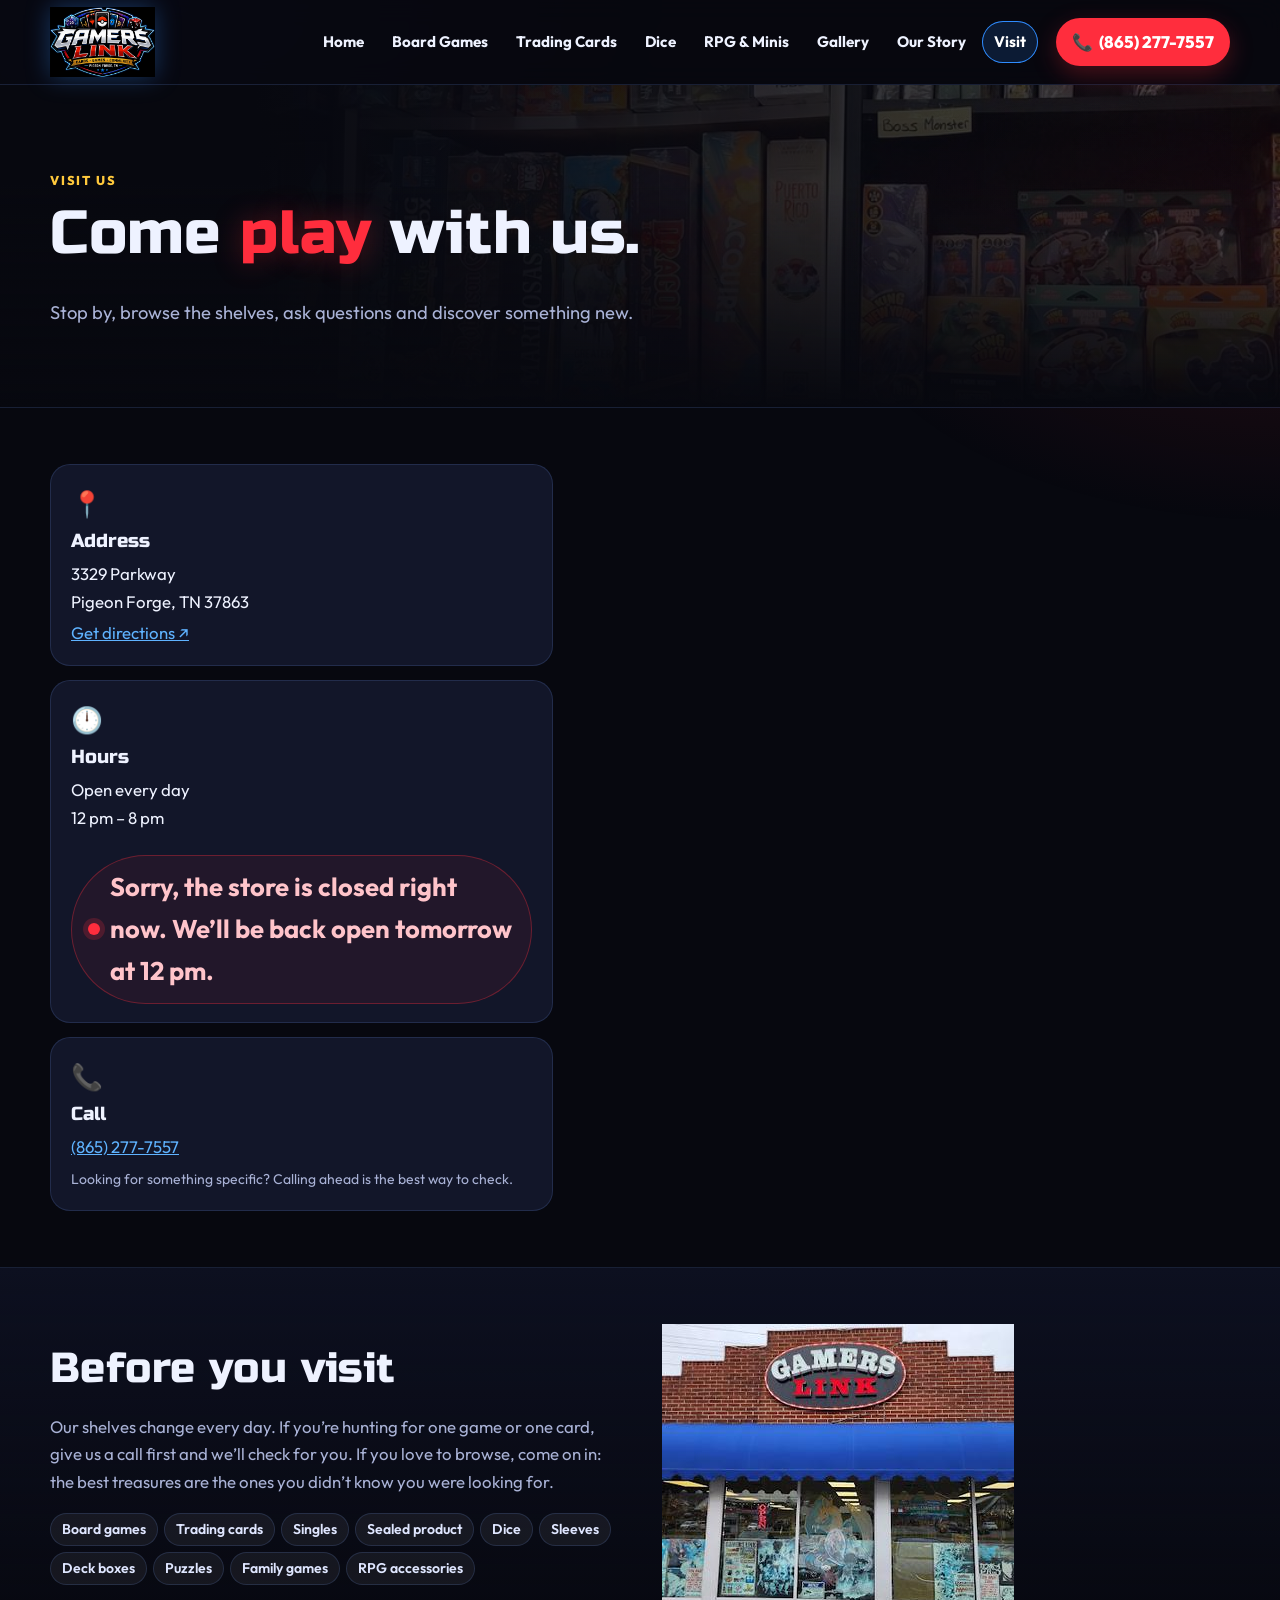
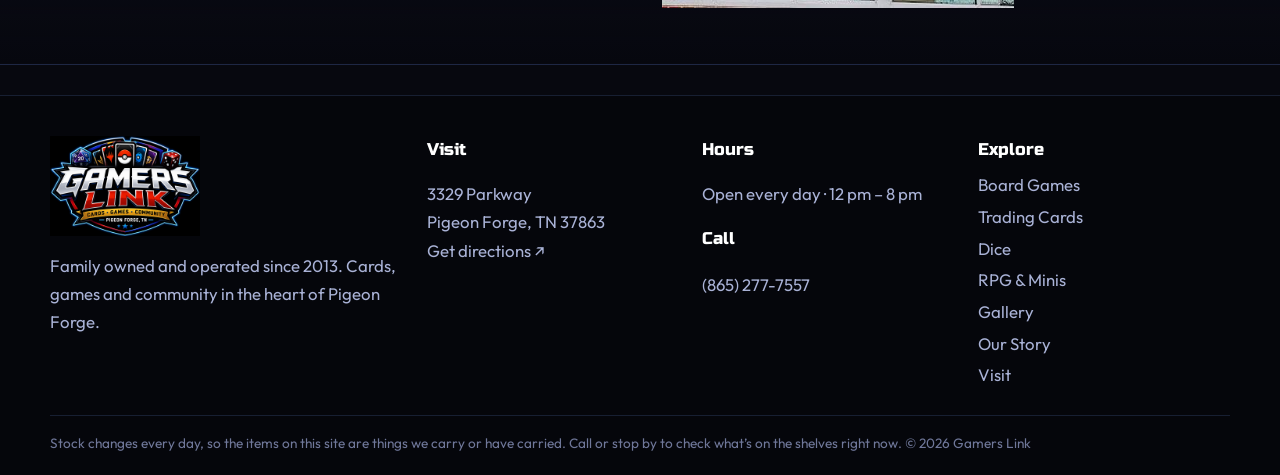
<file: visit.html>
<!doctype html>
<html lang="en"><head>
<meta charset="utf-8"><meta name="viewport" content="width=device-width,initial-scale=1">
<title>Visit Gamers Link | 3329 Parkway, Pigeon Forge TN</title><meta name="description" content="Visit Gamers Link at 3329 Parkway, Pigeon Forge, TN 37863. Open every day 12 pm to 8 pm. Call (865) 277-7557.">
<meta name="robots" content="noindex, nofollow"><!-- preview: remove when Gamers Link approves -->
<meta name="theme-color" content="#07080f"><link rel="icon" href="assets/img/logo.png">
<meta property="og:title" content="Visit Gamers Link | 3329 Parkway, Pigeon Forge TN"><meta property="og:description" content="Visit Gamers Link at 3329 Parkway, Pigeon Forge, TN 37863. Open every day 12 pm to 8 pm. Call (865) 277-7557."><meta property="og:image" content="assets/img/logo.png">
<link rel="preconnect" href="https://fonts.googleapis.com"><link rel="preconnect" href="https://fonts.gstatic.com" crossorigin>
<link href="https://fonts.googleapis.com/css2?family=Russo+One&family=Outfit:wght@400;500;600;700;800&display=swap" rel="stylesheet">
<link rel="stylesheet" href="assets/site.css?v=8">
</head><body>
<a class="skip" href="#main">Skip to content</a>
<header class="top"><div class="wrap top-in">
 <a class="brand" href="index.html"><img src="assets/img/logo.png" alt="Gamers Link: Cards, Games, Community, Pigeon Forge TN" width="96" height="64"></a>
 <button class="menu" aria-label="Menu" aria-expanded="false">☰</button>
 <nav class="nav"><a href="index.html">Home</a><a href="board-games.html">Board Games</a><a href="cards.html">Trading Cards</a><a href="dice.html">Dice</a><a href="rpg-miniatures.html">RPG & Minis</a><a href="gallery.html">Gallery</a><a href="about.html">Our Story</a><a href="visit.html" aria-current="page">Visit</a></nav>
 <a class="call" href="tel:+18652777557">📞 <span>(865) 277-7557</span></a>
</div></header>
<section class="phero"><div class="phero-bg" style="background-image:url('assets/img/store-05.jpg')"></div><div class="wrap"><span class="kick">Visit us</span><h1>Come <em>play</em> with us.</h1><p>Stop by, browse the shelves, ask questions and discover something new.</p></div></section>
<main id="main"><section class="sec"><div class="wrap visit">
   <div class="info">
    <div><span>📍</span><b>Address</b><p>3329 Parkway<br>Pigeon Forge, TN 37863</p><a href="https://www.google.com/maps/search/?api=1&query=Gamers+Link+3329+Parkway+Pigeon+Forge+TN+37863" target="_blank" rel="noopener">Get directions ↗</a></div>
    <div><span>🕛</span><b>Hours</b><p>Open every day<br>12 pm – 8 pm</p><div class="open" data-open><i></i> <span></span></div></div>
    <div><span>📞</span><b>Call</b><p><a href="tel:+18652777557">(865) 277-7557</a></p><small>Looking for something specific? Calling ahead is the best way to check.</small></div>
   </div>
   <iframe title="Map to Gamers Link" loading="lazy" src="https://maps.google.com/maps?q=3329%20Parkway%2C%20Pigeon%20Forge%2C%20TN%2037863&z=15&output=embed"></iframe>
  </div></section>
  <section class="sec band"><div class="wrap split">
   <div><h2>Before you visit</h2><p>Our shelves change every day. If you’re hunting for one game or one card, give us a call first and we’ll check for you. If you love to browse, come on in: the best treasures are the ones you didn’t know you were looking for.</p>
    <div class="chips"><span>Board games</span><span>Trading cards</span><span>Singles</span><span>Sealed product</span><span>Dice</span><span>Sleeves</span><span>Deck boxes</span><span>Puzzles</span><span>Family games</span><span>RPG accessories</span></div></div>
   <img src="assets/about-original/about-3.jpg" alt="Gamers Link storefront" class="zoom">
  </div></section></main>
<footer class="foot"><div class="wrap foot-in">
 <div><img src="assets/img/logo.png" alt="Gamers Link" width="150" height="100"><p>Family owned and operated since 2013. Cards, games and community in the heart of Pigeon Forge.</p></div>
 <div><h4>Visit</h4><p>3329 Parkway<br>Pigeon Forge, TN 37863<br><a href="https://www.google.com/maps/search/?api=1&query=Gamers+Link+3329+Parkway+Pigeon+Forge+TN+37863" target="_blank" rel="noopener">Get directions ↗</a></p></div>
 <div><h4>Hours</h4><p>Open every day · 12 pm – 8 pm</p><h4>Call</h4><p><a href="tel:+18652777557">(865) 277-7557</a></p></div>
 <div><h4>Explore</h4><a href="board-games.html">Board Games</a><a href="cards.html">Trading Cards</a><a href="dice.html">Dice</a><a href="rpg-miniatures.html">RPG & Minis</a><a href="gallery.html">Gallery</a><a href="about.html">Our Story</a><a href="visit.html">Visit</a></div>
</div><div class="wrap fine">Stock changes every day, so the items on this site are things we carry or have carried. Call or stop by to check what’s on the shelves right now. © 2026 Gamers Link</div></footer>
<div class="lightbox" hidden><button aria-label="Close">✕</button><img alt=""></div>
<script src="assets/site.js?v=8" defer></script>
</body></html>
</file>
<file: assets/site.css>
:root{--bg:#07080f;--bg2:#0d1020;--panel:#121629;--line:rgba(120,160,255,.16);--text:#eef2ff;--muted:#a9b2d6;--blue:#2f8cff;--blue2:#5fb3ff;--red:#ff2d3d;--gold:#ffc93c;--r:20px}
*{box-sizing:border-box}html{scroll-behavior:smooth}body{margin:0;background:var(--bg);color:var(--text);font:400 1.05rem/1.65 Outfit,system-ui,sans-serif;overflow-x:hidden}
body::before{content:"";position:fixed;inset:0;z-index:-1;background:radial-gradient(60% 50% at 10% 0%,#13306b55,transparent 70%),radial-gradient(50% 40% at 100% 30%,#6b131d44,transparent 70%)}
img{max-width:100%;display:block}a{color:var(--blue2)}h1,h2,h3{font-family:"Russo One",sans-serif;font-weight:400;line-height:1.1;margin:0 0 .5em;letter-spacing:.01em}
h1 em,h2 em{font-style:normal;color:var(--red);text-shadow:0 0 30px #ff2d3d55}
.wrap{width:min(1180px,100% - 32px);margin:0 auto}.center{text-align:center}.narrow{max-width:760px}
.skip{position:absolute;left:-999px}.skip:focus{left:12px;top:12px;z-index:99;background:#fff;color:#000;padding:8px 12px;border-radius:8px}
.top{position:sticky;top:0;z-index:20;background:rgba(7,8,15,.86);backdrop-filter:blur(12px);border-bottom:1px solid var(--line)}
.top-in{display:flex;align-items:center;gap:18px;height:84px}.brand img{height:70px;width:auto;filter:drop-shadow(0 0 12px #2f8cff55)}
.nav{display:flex;gap:4px;margin-left:auto}.nav a{color:var(--text);text-decoration:none;font-weight:700;padding:8px 12px;border-radius:999px;font-size:.95rem}
.nav a:hover,.nav a[aria-current]{background:rgba(47,140,255,.16);color:#fff}.nav a[aria-current]{box-shadow:inset 0 0 0 1px var(--blue)}
.call{display:inline-flex;align-items:center;gap:6px;background:var(--red);color:#fff;text-decoration:none;font-weight:800;padding:10px 16px;border-radius:999px;white-space:nowrap;box-shadow:0 8px 24px #ff2d3d44}
.menu{display:none;margin-left:auto;background:none;border:1px solid var(--line);color:#fff;font-size:1.4rem;border-radius:12px;padding:6px 12px}
.kick{display:inline-block;color:var(--gold);font-weight:800;letter-spacing:.14em;text-transform:uppercase;font-size:.8rem;margin-bottom:10px}
.btn{display:inline-flex;align-items:center;gap:8px;padding:13px 22px;border-radius:999px;font-weight:800;text-decoration:none;border:0;cursor:pointer;font:800 1rem Outfit,sans-serif}
.btn.red{background:linear-gradient(135deg,var(--red),#ff6a3d);color:#fff;box-shadow:0 10px 30px #ff2d3d44}.btn.ghost{background:rgba(255,255,255,.06);color:#fff;border:1px solid var(--line)}
.btn:hover{transform:translateY(-1px)}.btns{display:flex;flex-wrap:wrap;gap:12px;margin-top:18px}.btns.center{justify-content:center}
.hero{position:relative;overflow:hidden;padding:70px 0 80px;border-bottom:1px solid var(--line)}
.hero-bg{position:absolute;inset:0;background-size:cover;background-position:center;opacity:.18;filter:blur(2px) saturate(1.3);transform:scale(1.05)}
.hero::after{content:"";position:absolute;inset:0;background:linear-gradient(90deg,var(--bg) 25%,transparent),linear-gradient(0deg,var(--bg),transparent 40%)}
.hero-in{position:relative;z-index:1;display:grid;grid-template-columns:1.1fr 1fr;gap:40px;align-items:center}
.hero h1{font-size:clamp(2.6rem,6vw,4.6rem)}.hero p{font-size:1.2rem;color:var(--muted);max-width:560px}
.open{display:inline-flex;align-items:center;gap:10px;margin-top:20px;color:var(--muted);font-weight:700;padding:10px 16px;border-radius:999px;background:rgba(255,255,255,.05);border:1px solid var(--line)}.open i{flex:none;width:12px;height:12px;border-radius:50%;background:#8b93b5}.open.is-open{color:#c8ffe4;border-color:#3ddc9766;background:#3ddc9714}.open.is-open i{background:#3ddc97;box-shadow:0 0 0 5px #3ddc9733;animation:pulse 2s infinite}.open.is-soon{color:#ffe7a8;border-color:#ffc93c66;background:#ffc93c14}.open.is-soon i{background:var(--gold);box-shadow:0 0 0 5px #ffc93c33}.open.is-closed{color:#ffc4ca;border-color:#ff2d3d55;background:#ff2d3d12}.open.is-closed i{background:var(--red);box-shadow:0 0 0 5px #ff2d3d33}@keyframes pulse{50%{box-shadow:0 0 0 9px #3ddc9711}}
.hero-pics{display:grid;grid-template-columns:1fr 1fr;grid-template-rows:200px 200px;gap:14px}
.hero-pics img{width:100%;height:100%;object-fit:cover;border-radius:var(--r);border:1px solid var(--line);box-shadow:0 20px 50px #0009}
.hero-pics img:first-child{grid-row:span 2}
.phero{position:relative;padding:80px 0 60px;overflow:hidden;border-bottom:1px solid var(--line);isolation:isolate}
.phero-bg{position:absolute;inset:0;z-index:-2;background-size:cover;background-position:center;opacity:.3;filter:saturate(1.3)}
.phero::after{content:"";position:absolute;inset:0;z-index:-1;background:linear-gradient(0deg,var(--bg),transparent 70%),linear-gradient(90deg,var(--bg) 20%,transparent)}
.phero h1{font-size:clamp(2.2rem,5vw,3.8rem)}.phero p{color:var(--muted);font-size:1.15rem;max-width:620px}
.sec{padding:56px 0}.band{background:linear-gradient(180deg,var(--bg2),transparent);border-top:1px solid var(--line);border-bottom:1px solid var(--line)}
.sec-head{text-align:center;margin-bottom:26px}.sec-head h2{font-size:clamp(1.8rem,3.6vw,2.6rem)}
.tiles{display:grid;grid-template-columns:repeat(4,1fr);gap:18px}
.tile{position:relative;border-radius:var(--r);overflow:hidden;min-height:300px;text-decoration:none;color:#fff;border:1px solid var(--line);display:flex;align-items:flex-end;background:var(--panel)}
.tile img{position:absolute;inset:0;width:100%;height:100%;object-fit:cover;transition:transform .5s}.tile:hover img{transform:scale(1.07)}
.tile::after{content:"";position:absolute;inset:0;background:linear-gradient(0deg,#07080fee 25%,transparent 75%)}
.tile div{position:relative;z-index:1;padding:20px}.tile b{display:block;font-family:"Russo One";font-size:1.3rem;font-weight:400}.tile span{color:#c9d2f2;font-size:.95rem}
.split{display:grid;grid-template-columns:1fr 1fr;gap:44px;align-items:center}.split h2{font-size:clamp(1.8rem,3.6vw,2.6rem)}.split p{color:var(--muted)}
.stack{display:grid;gap:14px}.stack img{border-radius:var(--r);border:1px solid var(--line);width:100%;height:240px;object-fit:cover}.stack img:first-child{object-position:center top}
.play{display:grid;grid-template-columns:repeat(3,1fr);gap:18px}.play.one{grid-template-columns:1fr;max-width:620px;margin:24px auto}
.card-ui{background:var(--panel);border:1px solid var(--line);border-radius:var(--r);padding:22px;text-align:center}.card-ui h3{font-size:1.35rem}.card-ui p{color:var(--muted);margin:.2em 0 .8em}
.pick{display:flex;flex-wrap:wrap;gap:8px;justify-content:center}.pick button,.dice-row button,.filters button{background:rgba(47,140,255,.12);color:#fff;border:1px solid var(--line);border-radius:999px;padding:8px 14px;font:700 .95rem Outfit;cursor:pointer}
.pick button:hover,.pick button.on,.dice-row button:hover,.filters button.on{background:var(--blue);border-color:var(--blue)}
.out{min-height:3.2em;margin-top:14px!important;color:#fff!important;font-weight:600}
.dice-row{display:flex;flex-wrap:wrap;gap:8px;justify-content:center}
.die-face{width:110px;height:110px;margin:18px auto 0;display:grid;place-items:center;font:400 2.8rem "Russo One";border-radius:24px;background:linear-gradient(135deg,var(--blue),#7b4dff);box-shadow:0 14px 40px #2f8cff55}
.die-face.roll{animation:roll .6s ease}@keyframes roll{0%{transform:rotate(0) scale(.8)}60%{transform:rotate(320deg) scale(1.1)}100%{transform:rotate(360deg) scale(1)}}
.photos{display:grid;gap:12px}.photos img{width:100%;border-radius:16px;border:1px solid var(--line);cursor:zoom-in;transition:transform .3s}.photos img:hover{transform:scale(1.02)}
.mosaic{grid-template-columns:repeat(4,1fr);grid-auto-rows:220px}.mosaic img{height:100%;object-fit:cover}.mosaic img:nth-child(5n+1){grid-row:span 2}.mosaic.two{grid-template-columns:1fr 1fr;grid-auto-rows:380px}.mosaic.two img{grid-row:auto}
.note{background:linear-gradient(135deg,#ffc93c18,#2f8cff12);border:1px solid #ffc93c44;border-radius:16px;padding:14px 18px;color:#f3e6c2}.note a{color:var(--gold)}
.types{display:grid;grid-template-columns:repeat(auto-fit,minmax(320px,1fr));gap:16px;margin-top:22px}
.types>div,.game,.tips>div{background:var(--panel);border:1px solid var(--line);border-radius:var(--r);padding:20px}
.types b,.game b,.tips b{display:block;font-family:"Russo One";font-weight:400;font-size:1.2rem;margin-bottom:4px}.types span,.game span,.tips span{color:var(--muted);display:block}
.chips{display:flex;flex-wrap:wrap;gap:6px;margin-top:12px}.chips span{display:inline-block;background:rgba(255,255,255,.06);border:1px solid var(--line);color:#dfe6ff;border-radius:999px;padding:4px 11px;font-size:.88rem;font-weight:600}
.games{display:grid;grid-template-columns:repeat(auto-fit,minmax(210px,1fr));gap:14px;margin-top:22px}.game{border-top:3px solid var(--red)}
.tips{display:grid;grid-template-columns:repeat(4,1fr);gap:14px}
.shelf{background:var(--panel);border:1px solid var(--line);border-radius:var(--r);padding:22px}
.shelf-head{display:flex;flex-wrap:wrap;gap:12px;align-items:center;justify-content:space-between}.shelf-head h2{font-size:1.5rem;margin:0}
.shelf-head input{flex:1;max-width:360px;padding:12px 16px;border-radius:999px;border:1px solid var(--line);background:#0a0c18;color:#fff;font:600 1rem Outfit}
.shelf-list{list-style:none;padding:0 6px 0 0;margin:16px 0 0;display:grid;grid-template-columns:repeat(auto-fill,minmax(230px,1fr));column-gap:20px;}
.shelf-list li{break-inside:avoid;padding:5px 0;border-bottom:1px dashed rgba(255,255,255,.08);font-weight:500}
.pager{display:flex;align-items:center;justify-content:center;gap:14px;margin-top:16px}.pager[hidden]{display:none}
.pager button{min-width:110px;padding:12px 18px;border-radius:999px;border:1px solid var(--line);background:rgba(47,140,255,.14);color:#fff;font:800 1rem Outfit;cursor:pointer}
.pager button:hover:not(:disabled){background:var(--blue);border-color:var(--blue)}.pager button:disabled{opacity:.35;cursor:default}
.pg-info{color:var(--muted);font-weight:700;min-width:90px;text-align:center}
.filters{display:flex;flex-wrap:wrap;gap:8px;justify-content:center;margin-bottom:20px}
.story{display:grid;grid-template-columns:420px 1fr;gap:40px;align-items:start}.story-pic img{border-radius:var(--r);border:1px solid var(--line);width:100%}
.story-pic figcaption{color:var(--muted);font-size:.9rem;margin-top:8px;text-align:center}.story-txt p,.story-cols p{color:#d4dbf5}
.story-cols{display:grid;grid-template-columns:1fr 1fr;gap:40px}.col-pic{width:100%;height:240px;object-fit:cover;border-radius:var(--r);border:1px solid var(--line);margin-bottom:18px;cursor:zoom-in}
.plays{display:grid;grid-template-columns:repeat(4,1fr);gap:12px;margin-top:20px}.plays div{display:grid;justify-items:center;gap:8px;padding:14px 8px;border-radius:16px;background:#000;border:1px solid var(--line);text-align:center}
.plays img{width:64px;height:64px;object-fit:contain}.plays span{font-weight:700;font-size:.9rem;color:#dfe6ff}
.ic{display:inline-block;width:26px;height:26px;object-fit:contain;vertical-align:-6px;margin:0 6px 0 2px;border-radius:6px;background:#000}
.slides{position:relative;border-radius:var(--r);overflow:hidden;border:1px solid var(--line);background:#000;margin-bottom:18px;aspect-ratio:4/3}
.slides-track img{position:absolute;inset:0;width:100%;height:100%;object-fit:contain;opacity:0;transition:opacity .6s;cursor:zoom-in;background:#000}.slides-track img.on{opacity:1}
.sl-prev,.sl-next{position:absolute;top:50%;transform:translateY(-50%);width:42px;height:42px;border-radius:50%;border:0;background:rgba(7,8,15,.7);color:#fff;font-size:1.6rem;line-height:1;cursor:pointer;z-index:2}
.sl-prev{left:10px}.sl-next{right:10px}.sl-prev:hover,.sl-next:hover{background:var(--red)}
.sl-dots{position:absolute;bottom:10px;left:0;right:0;display:flex;justify-content:center;gap:6px;z-index:2}.sl-dots i{width:8px;height:8px;border-radius:50%;background:rgba(255,255,255,.4)}.sl-dots i.on{background:#fff;width:20px;border-radius:4px}
.q-row{float:right;width:min(46%,260px);margin:4px 0 10px 18px}.q-row .slides{margin-bottom:6px}.q-cap{font-size:.85rem;color:var(--muted)!important;text-align:center;margin:0}
.fam-grid{grid-template-columns:repeat(5,1fr);grid-auto-rows:230px}.fam-grid img{height:100%;object-fit:cover}.muted-c{color:var(--muted);margin:0}
@media (max-width:900px){.fam-grid{grid-template-columns:repeat(2,1fr)}.q-row{float:none;width:100%;margin:0 0 12px}}
.row4{grid-template-columns:repeat(4,1fr)}.row4 img{height:220px;object-fit:cover}
@media (max-width:700px){.plays,.row4{grid-template-columns:1fr 1fr}}.story-cols h2{font-size:1.7rem}
.visit{display:grid;grid-template-columns:1fr 1.3fr;gap:24px}.info{display:grid;gap:14px}
.info>div{background:var(--panel);border:1px solid var(--line);border-radius:var(--r);padding:18px 20px}.info span{font-size:1.6rem}.info b{display:block;font-family:"Russo One";font-weight:400;font-size:1.2rem}.info p{margin:.2em 0}.info small{color:var(--muted)}
iframe{width:100%;min-height:360px;border:0;border-radius:var(--r);filter:invert(.9) hue-rotate(180deg) saturate(.8)}
.visit-band .big{font:400 1.5rem "Russo One";color:#fff}
.foot{border-top:1px solid var(--line);margin-top:30px;padding:40px 0 20px;background:#05060b}
.foot-in{display:grid;grid-template-columns:1.4fr 1fr 1fr 1fr;gap:24px}.foot img{width:150px;height:auto}.foot p{color:var(--muted)}.foot h4{font-family:"Russo One";font-weight:400;margin:0 0 6px;color:#fff}
.foot a{display:block;color:var(--muted);text-decoration:none;padding:2px 0}.foot a:hover{color:#fff}.fine{color:#6f7799;font-size:.85rem;border-top:1px solid var(--line);margin-top:24px;padding-top:16px}
.lightbox{position:fixed;inset:0;z-index:50;background:rgba(3,4,10,.92);display:grid;place-items:center;padding:20px}.lightbox[hidden]{display:none}
.lightbox img{max-height:90vh;border-radius:14px}.lightbox button{position:absolute;top:16px;right:16px;background:var(--red);color:#fff;border:0;border-radius:50%;width:44px;height:44px;font-size:1.2rem;cursor:pointer}
@media (max-width:1020px){.nav{display:none;position:absolute;top:84px;left:0;right:0;flex-direction:column;background:var(--bg);padding:12px;border-bottom:1px solid var(--line)}.nav.open{display:flex}.menu{display:block}.call span{display:none}
 .hero-in,.split,.story,.story-cols,.visit{grid-template-columns:1fr}.tiles{grid-template-columns:1fr 1fr}.play{grid-template-columns:1fr}.tips{grid-template-columns:1fr 1fr}.foot-in{grid-template-columns:1fr 1fr}.mosaic{grid-template-columns:1fr 1fr}}
@media (max-width:560px){.tiles,.tips,.foot-in{grid-template-columns:1fr}.hero-pics{grid-template-rows:150px 150px}.mosaic{grid-auto-rows:160px}.sec{padding:40px 0}}
@media (prefers-reduced-motion:reduce){*{animation:none!important;transition:none!important}}
</file>
